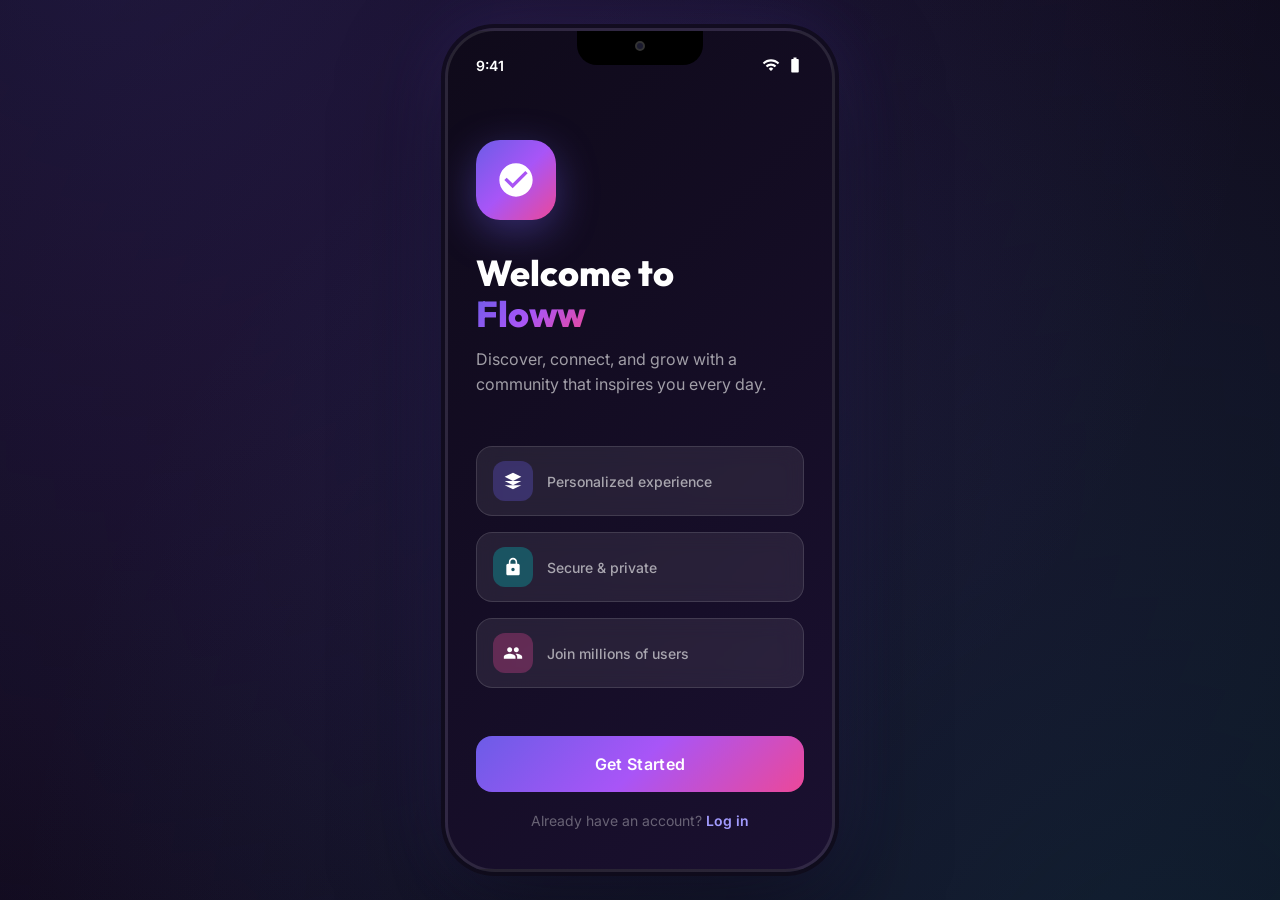
<file: index.html>
<!DOCTYPE html>
<html lang="en">
<head>
  <meta charset="UTF-8">
  <meta name="viewport" content="width=device-width, initial-scale=1.0">
  <title>Floww — Signup</title>
  <meta name="description" content="Join Floww — Your personalized experience starts here.">
  <link rel="stylesheet" href="index.css">
</head>
<body>
<div class="phone-frame">
  <div class="phone-notch"></div>
  <div class="status-bar">
    <span>9:41</span>
    <div class="status-bar-right">
      <svg viewBox="0 0 24 24"><path d="M1 9l2 2c4.97-4.97 13.03-4.97 18 0l2-2C16.93 2.93 7.08 2.93 1 9zm8 8l3 3 3-3a4.237 4.237 0 00-6 0zm-4-4l2 2a7.074 7.074 0 0110 0l2-2C15.14 9.14 8.87 9.14 5 13z"/></svg>
      <svg viewBox="0 0 24 24"><path d="M15.67 4H14V2h-4v2H8.33C7.6 4 7 4.6 7 5.33v15.33C7 21.4 7.6 22 8.33 22h7.33c.74 0 1.34-.6 1.34-1.33V5.33C17 4.6 16.4 4 15.67 4z"/></svg>
    </div>
  </div>
  <div class="screens-container">

    <!-- Screen 0: Welcome -->
    <div class="screen" id="screen-welcome">
      <div class="spacer"></div>
      <div class="welcome-logo"><svg viewBox="0 0 24 24"><path d="M12 2C6.48 2 2 6.48 2 12s4.48 10 10 10 10-4.48 10-10S17.52 2 12 2zm-2 15l-5-5 1.41-1.41L10 14.17l7.59-7.59L19 8l-9 9z"/></svg></div>
      <h1 class="welcome-title">Welcome to<br><span>Floww</span></h1>
      <p class="welcome-subtitle">Discover, connect, and grow with a community that inspires you every day.</p>
      <div class="welcome-features">
        <div class="feature-item"><div class="feature-icon purple"><svg viewBox="0 0 24 24"><path d="M12 2L2 7l10 5 10-5-10-5zM2 17l10 5 10-5M2 12l10 5 10-5"/></svg></div><span class="feature-text">Personalized experience</span></div>
        <div class="feature-item"><div class="feature-icon teal"><svg viewBox="0 0 24 24"><path d="M18 8h-1V6c0-2.76-2.24-5-5-5S7 3.24 7 6v2H6c-1.1 0-2 .9-2 2v10c0 1.1.9 2 2 2h12c1.1 0 2-.9 2-2V10c0-1.1-.9-2-2-2zm-6 9c-1.1 0-2-.9-2-2s.9-2 2-2 2 .9 2 2-.9 2-2 2zm3.1-9H8.9V6c0-1.71 1.39-3.1 3.1-3.1 1.71 0 3.1 1.39 3.1 3.1v2z"/></svg></div><span class="feature-text">Secure & private</span></div>
        <div class="feature-item"><div class="feature-icon pink"><svg viewBox="0 0 24 24"><path d="M16 11c1.66 0 2.99-1.34 2.99-3S17.66 5 16 5c-1.66 0-3 1.34-3 3s1.34 3 3 3zm-8 0c1.66 0 2.99-1.34 2.99-3S9.66 5 8 5C6.34 5 5 6.34 5 8s1.34 3 3 3zm0 2c-2.33 0-7 1.17-7 3.5V19h14v-2.5c0-2.33-4.67-3.5-7-3.5zm8 0c-.29 0-.62.02-.97.05 1.16.84 1.97 1.97 1.97 3.45V19h6v-2.5c0-2.33-4.67-3.5-7-3.5z"/></svg></div><span class="feature-text">Join millions of users</span></div>
      </div>
      <button class="btn-primary" onclick="goToScreen(1)"><span class="btn-text">Get Started</span><div class="btn-loader"></div></button>
      <p class="login-link">Already have an account? <a onclick="goToScreen(1)">Log in</a></p>
    </div>

    <!-- Screen 1: Signup Options -->
    <div class="screen" id="screen-options">
      <button class="back-btn" onclick="goBack()"><svg viewBox="0 0 24 24" fill="currentColor"><path d="M20 11H7.83l5.59-5.59L12 4l-8 8 8 8 1.41-1.41L7.83 13H20v-2z"/></svg>Back</button>
      <h2 class="screen-title">Create your account</h2>
      <p class="screen-subtitle">Choose how you'd like to sign up. It only takes a minute.</p>
      <button class="btn-social" onclick="continueWithGoogle()">
        <svg viewBox="0 0 24 24"><path d="M22.56 12.25c0-.78-.07-1.53-.2-2.25H12v4.26h5.92a5.06 5.06 0 01-2.2 3.32v2.77h3.57c2.08-1.92 3.28-4.74 3.28-8.1z" fill="#4285F4"/><path d="M12 23c2.97 0 5.46-.98 7.28-2.66l-3.57-2.77c-.98.66-2.23 1.06-3.71 1.06-2.86 0-5.29-1.93-6.16-4.53H2.18v2.84C3.99 20.53 7.7 23 12 23z" fill="#34A853"/><path d="M5.84 14.09c-.22-.66-.35-1.36-.35-2.09s.13-1.43.35-2.09V7.07H2.18C1.43 8.55 1 10.22 1 12s.43 3.45 1.18 4.93l2.85-2.22.81-.62z" fill="#FBBC05"/><path d="M12 5.38c1.62 0 3.06.56 4.21 1.64l3.15-3.15C17.45 2.09 14.97 1 12 1 7.7 1 3.99 3.47 2.18 7.07l3.66 2.84c.87-2.6 3.3-4.53 6.16-4.53z" fill="#EA4335"/></svg>
        <span class="btn-text">Continue with Google</span><div class="btn-loader"></div>
      </button>
      <button class="btn-social" onclick="continueWithApple()">
        <svg viewBox="0 0 24 24" fill="white"><path d="M17.05 20.28c-.98.95-2.05.88-3.08.4-1.09-.5-2.08-.48-3.24 0-1.44.62-2.2.44-3.06-.4C2.79 15.25 3.51 7.59 9.05 7.31c1.35.07 2.29.74 3.08.8 1.18-.24 2.31-.93 3.57-.84 1.51.12 2.65.72 3.4 1.8-3.12 1.87-2.38 5.98.48 7.13-.57 1.5-1.31 2.99-2.54 4.09zM12.03 7.25c-.15-2.23 1.66-4.07 3.74-4.25.29 2.58-2.34 4.5-3.74 4.25z"/></svg>
        <span class="btn-text">Continue with Apple</span><div class="btn-loader"></div>
      </button>
      <div class="divider">or</div>
      <button class="btn-primary" onclick="continueWithEmail()"><span class="btn-text">Sign up with Email</span><div class="btn-loader"></div></button>
      <p class="login-link">Already have an account? <a onclick="goToScreen(0)">Log in</a></p>
    </div>

    <!-- Screen 2: Name & Email -->
    <div class="screen" id="screen-step2">
      <button class="back-btn" onclick="goBack()"><svg viewBox="0 0 24 24" fill="currentColor"><path d="M20 11H7.83l5.59-5.59L12 4l-8 8 8 8 1.41-1.41L7.83 13H20v-2z"/></svg>Back</button>
      <div class="progress-bar"><div class="progress-step"><div class="fill"></div></div><div class="progress-step"><div class="fill"></div></div><div class="progress-step"><div class="fill"></div></div></div>
      <h2 class="screen-title">What's your name?</h2>
      <p class="screen-subtitle">Let's get to know you. We'll personalize your experience.</p>
      <div class="form-group">
        <label class="form-label" for="firstName">First Name</label>
        <div class="input-wrapper">
          <svg class="input-icon" viewBox="0 0 24 24"><path d="M12 12c2.21 0 4-1.79 4-4s-1.79-4-4-4-4 1.79-4 4 1.79 4 4 4zm0 2c-2.67 0-8 1.34-8 4v2h16v-2c0-2.66-5.33-4-8-4z"/></svg>
          <input class="form-input" type="text" id="firstName" placeholder="John" autocomplete="given-name">
        </div>
        <div class="error-message" id="err-fn"><svg viewBox="0 0 24 24"><path d="M12 2C6.48 2 2 6.48 2 12s4.48 10 10 10 10-4.48 10-10S17.52 2 12 2zm1 15h-2v-2h2v2zm0-4h-2V7h2v6z"/></svg><span></span></div>
      </div>
      <div class="form-group">
        <label class="form-label" for="lastName">Last Name</label>
        <div class="input-wrapper">
          <svg class="input-icon" viewBox="0 0 24 24"><path d="M12 12c2.21 0 4-1.79 4-4s-1.79-4-4-4-4 1.79-4 4 1.79 4 4 4zm0 2c-2.67 0-8 1.34-8 4v2h16v-2c0-2.66-5.33-4-8-4z"/></svg>
          <input class="form-input" type="text" id="lastName" placeholder="Doe" autocomplete="family-name">
        </div>
        <div class="error-message" id="err-ln"><svg viewBox="0 0 24 24"><path d="M12 2C6.48 2 2 6.48 2 12s4.48 10 10 10 10-4.48 10-10S17.52 2 12 2zm1 15h-2v-2h2v2zm0-4h-2V7h2v6z"/></svg><span></span></div>
      </div>
      <div class="form-group">
        <label class="form-label" for="email">Email Address</label>
        <div class="input-wrapper">
          <svg class="input-icon" viewBox="0 0 24 24"><path d="M20 4H4c-1.1 0-1.99.9-1.99 2L2 18c0 1.1.9 2 2 2h16c1.1 0 2-.9 2-2V6c0-1.1-.9-2-2-2zm0 4l-8 5-8-5V6l8 5 8-5v2z"/></svg>
          <input class="form-input" type="email" id="email" placeholder="john@example.com" autocomplete="email">
        </div>
        <div class="error-message" id="err-email"><svg viewBox="0 0 24 24"><path d="M12 2C6.48 2 2 6.48 2 12s4.48 10 10 10 10-4.48 10-10S17.52 2 12 2zm1 15h-2v-2h2v2zm0-4h-2V7h2v6z"/></svg><span></span></div>
      </div>
      <div class="spacer"></div>
      <button class="btn-primary" id="btn-step2" onclick="validateStep2()"><span class="btn-text">Continue</span><div class="btn-loader"></div></button>
    </div>

    <!-- Screen 3: Password -->
    <div class="screen" id="screen-step3">
      <button class="back-btn" onclick="goBack()"><svg viewBox="0 0 24 24" fill="currentColor"><path d="M20 11H7.83l5.59-5.59L12 4l-8 8 8 8 1.41-1.41L7.83 13H20v-2z"/></svg>Back</button>
      <div class="progress-bar"><div class="progress-step"><div class="fill"></div></div><div class="progress-step"><div class="fill"></div></div><div class="progress-step"><div class="fill"></div></div></div>
      <h2 class="screen-title">Secure your account</h2>
      <p class="screen-subtitle">Create a strong password to keep your account safe.</p>
      <div class="form-group">
        <label class="form-label" for="password">Password</label>
        <div class="input-wrapper">
          <svg class="input-icon" viewBox="0 0 24 24"><path d="M18 8h-1V6c0-2.76-2.24-5-5-5S7 3.24 7 6v2H6c-1.1 0-2 .9-2 2v10c0 1.1.9 2 2 2h12c1.1 0 2-.9 2-2V10c0-1.1-.9-2-2-2zm-6 9c-1.1 0-2-.9-2-2s.9-2 2-2 2 .9 2 2-.9 2-2 2zm3.1-9H8.9V6c0-1.71 1.39-3.1 3.1-3.1 1.71 0 3.1 1.39 3.1 3.1v2z"/></svg>
          <input class="form-input" type="password" id="password" placeholder="Min. 8 characters" autocomplete="new-password">
          <button class="toggle-password" type="button" onclick="togglePassword('password')"><svg viewBox="0 0 24 24"><path d="M12 4.5C7 4.5 2.73 7.61 1 12c1.73 4.39 6 7.5 11 7.5s9.27-3.11 11-7.5c-1.73-4.39-6-7.5-11-7.5zM12 17c-2.76 0-5-2.24-5-5s2.24-5 5-5 5 2.24 5 5-2.24 5-5 5zm0-8c-1.66 0-3 1.34-3 3s1.34 3 3 3 3-1.34 3-3-1.34-3-3-3z"/></svg></button>
        </div>
        <div class="password-strength"><div class="strength-bar"></div><div class="strength-bar"></div><div class="strength-bar"></div><div class="strength-bar"></div></div>
        <div class="strength-label" id="strength-label"></div>
        <div class="error-message" id="err-pw"><svg viewBox="0 0 24 24"><path d="M12 2C6.48 2 2 6.48 2 12s4.48 10 10 10 10-4.48 10-10S17.52 2 12 2zm1 15h-2v-2h2v2zm0-4h-2V7h2v6z"/></svg><span></span></div>
      </div>
      <div class="form-group">
        <label class="form-label" for="confirmPassword">Confirm Password</label>
        <div class="input-wrapper">
          <svg class="input-icon" viewBox="0 0 24 24"><path d="M18 8h-1V6c0-2.76-2.24-5-5-5S7 3.24 7 6v2H6c-1.1 0-2 .9-2 2v10c0 1.1.9 2 2 2h12c1.1 0 2-.9 2-2V10c0-1.1-.9-2-2-2zm-6 9c-1.1 0-2-.9-2-2s.9-2 2-2 2 .9 2 2-.9 2-2 2zm3.1-9H8.9V6c0-1.71 1.39-3.1 3.1-3.1 1.71 0 3.1 1.39 3.1 3.1v2z"/></svg>
          <input class="form-input" type="password" id="confirmPassword" placeholder="Re-enter password" autocomplete="new-password">
          <button class="toggle-password" type="button" onclick="togglePassword('confirmPassword')"><svg viewBox="0 0 24 24"><path d="M12 4.5C7 4.5 2.73 7.61 1 12c1.73 4.39 6 7.5 11 7.5s9.27-3.11 11-7.5c-1.73-4.39-6-7.5-11-7.5zM12 17c-2.76 0-5-2.24-5-5s2.24-5 5-5 5 2.24 5 5-2.24 5-5 5zm0-8c-1.66 0-3 1.34-3 3s1.34 3 3 3 3-1.34 3-3-1.34-3-3-3z"/></svg></button>
        </div>
        <div class="error-message" id="err-cpw"><svg viewBox="0 0 24 24"><path d="M12 2C6.48 2 2 6.48 2 12s4.48 10 10 10 10-4.48 10-10S17.52 2 12 2zm1 15h-2v-2h2v2zm0-4h-2V7h2v6z"/></svg><span></span></div>
      </div>
      <label class="terms-check"><input type="checkbox" id="termsCheck"><span>I agree to the <a href="#">Terms of Service</a> and <a href="#">Privacy Policy</a></span></label>
      <div class="error-message" id="err-terms" style="margin-top:-10px;margin-bottom:10px"><svg viewBox="0 0 24 24"><path d="M12 2C6.48 2 2 6.48 2 12s4.48 10 10 10 10-4.48 10-10S17.52 2 12 2zm1 15h-2v-2h2v2zm0-4h-2V7h2v6z"/></svg><span></span></div>
      <div class="spacer"></div>
      <button class="btn-primary" id="btn-step3" onclick="validateStep3()"><span class="btn-text">Create Account</span><div class="btn-loader"></div></button>
    </div>

    <!-- Screen 4: OTP Verification -->
    <div class="screen" id="screen-otp">
      <button class="back-btn" onclick="goBack()"><svg viewBox="0 0 24 24" fill="currentColor"><path d="M20 11H7.83l5.59-5.59L12 4l-8 8 8 8 1.41-1.41L7.83 13H20v-2z"/></svg>Back</button>
      <div class="progress-bar"><div class="progress-step"><div class="fill"></div></div><div class="progress-step"><div class="fill"></div></div><div class="progress-step"><div class="fill"></div></div></div>
      <h2 class="screen-title">Verify your email</h2>
      <p class="screen-subtitle">We've sent a 6-digit code to your email. Enter it below to verify.</p>
      <div class="otp-container">
        <input class="otp-input" type="text" inputmode="numeric" maxlength="1" oninput="handleOtpInput(this,0)" onkeydown="handleOtpKeydown(event,0)" onpaste="handleOtpPaste(event)" aria-label="OTP digit 1">
        <input class="otp-input" type="text" inputmode="numeric" maxlength="1" oninput="handleOtpInput(this,1)" onkeydown="handleOtpKeydown(event,1)" aria-label="OTP digit 2">
        <input class="otp-input" type="text" inputmode="numeric" maxlength="1" oninput="handleOtpInput(this,2)" onkeydown="handleOtpKeydown(event,2)" aria-label="OTP digit 3">
        <input class="otp-input" type="text" inputmode="numeric" maxlength="1" oninput="handleOtpInput(this,3)" onkeydown="handleOtpKeydown(event,3)" aria-label="OTP digit 4">
        <input class="otp-input" type="text" inputmode="numeric" maxlength="1" oninput="handleOtpInput(this,4)" onkeydown="handleOtpKeydown(event,4)" aria-label="OTP digit 5">
        <input class="otp-input" type="text" inputmode="numeric" maxlength="1" oninput="handleOtpInput(this,5)" onkeydown="handleOtpKeydown(event,5)" aria-label="OTP digit 6">
      </div>
      <div class="resend-timer" id="otp-timer">Resend code in <strong>30s</strong></div>
      <div class="spacer"></div>
      <button class="btn-primary" id="btn-verify" onclick="verifyOtp()" disabled><span class="btn-text">Verify & Continue</span><div class="btn-loader"></div></button>
    </div>

    <!-- Screen 5: Success -->
    <div class="screen" id="screen-success">
      <div class="confetti-container" id="confetti-container"></div>
      <div class="success-container">
        <div class="success-circle"><svg viewBox="0 0 24 24"><path d="M9 16.17L4.83 12l-1.42 1.41L9 19 21 7l-1.41-1.41z"/></svg></div>
        <h2 class="success-title">You're all set! 🎉</h2>
        <p class="success-msg">Your account has been created successfully. Welcome to Floww — let's explore together.</p>
        <button class="btn-primary" onclick="goToScreen(6)"><span class="btn-text">Personalize My Feed</span><div class="btn-loader"></div></button>
      </div>
    </div>

    <!-- Screen 6: Interests / Personalization -->
    <div class="screen" id="screen-interests">
      <button class="back-btn" onclick="goBack()"><svg viewBox="0 0 24 24" fill="currentColor"><path d="M20 11H7.83l5.59-5.59L12 4l-8 8 8 8 1.41-1.41L7.83 13H20v-2z"/></svg>Back</button>
      <h2 class="screen-title">Pick your interests</h2>
      <p class="screen-subtitle">Select at least 3 topics to personalize your feed. <span id="interest-count">0 selected</span></p>
      <div class="interests-grid">
        <div class="interest-tag" data-tag="Technology" onclick="toggleInterest(this)">💻 Technology</div>
        <div class="interest-tag" data-tag="Design" onclick="toggleInterest(this)">🎨 Design</div>
        <div class="interest-tag" data-tag="Travel" onclick="toggleInterest(this)">✈️ Travel</div>
        <div class="interest-tag" data-tag="Music" onclick="toggleInterest(this)">🎵 Music</div>
        <div class="interest-tag" data-tag="Photography" onclick="toggleInterest(this)">📷 Photography</div>
        <div class="interest-tag" data-tag="Fitness" onclick="toggleInterest(this)">💪 Fitness</div>
        <div class="interest-tag" data-tag="Food" onclick="toggleInterest(this)">🍕 Food</div>
        <div class="interest-tag" data-tag="Gaming" onclick="toggleInterest(this)">🎮 Gaming</div>
        <div class="interest-tag" data-tag="Art" onclick="toggleInterest(this)">🖼️ Art</div>
        <div class="interest-tag" data-tag="Science" onclick="toggleInterest(this)">🔬 Science</div>
        <div class="interest-tag" data-tag="Fashion" onclick="toggleInterest(this)">👗 Fashion</div>
        <div class="interest-tag" data-tag="Movies" onclick="toggleInterest(this)">🎬 Movies</div>
        <div class="interest-tag" data-tag="Books" onclick="toggleInterest(this)">📚 Books</div>
        <div class="interest-tag" data-tag="Nature" onclick="toggleInterest(this)">🌿 Nature</div>
        <div class="interest-tag" data-tag="Sports" onclick="toggleInterest(this)">⚽ Sports</div>
        <div class="interest-tag" data-tag="Business" onclick="toggleInterest(this)">💼 Business</div>
      </div>
      <div class="spacer"></div>
      <button class="btn-primary" id="btn-interests" disabled onclick="alert('🎉 Onboarding Complete! Your personalized feed is ready.')"><span class="btn-text">Let's Go!</span><div class="btn-loader"></div></button>
    </div>

  </div>
</div>
<script src="app.js"></script>
</body>
</html>
</file>
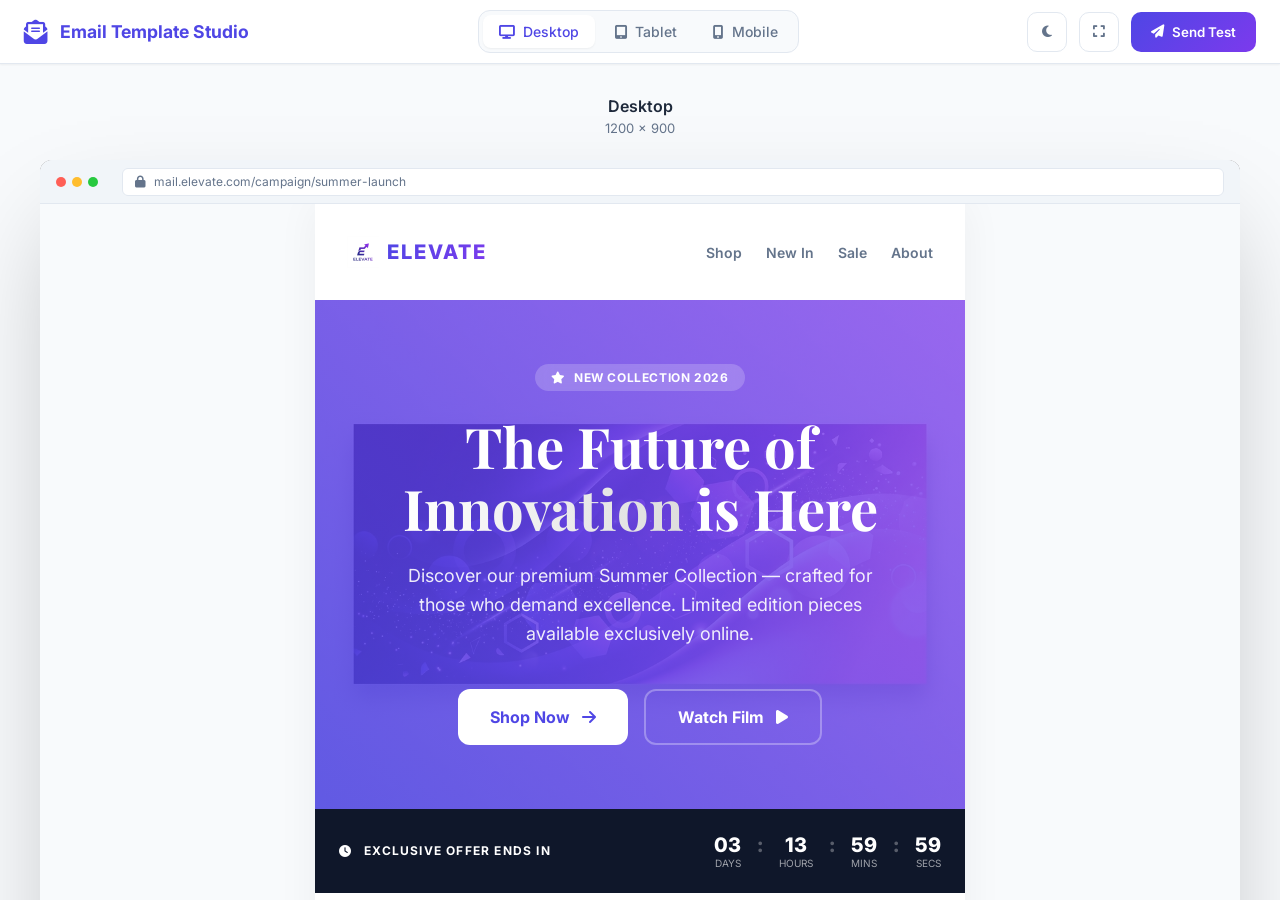
<file: UI task 2/index.html>
<!DOCTYPE html>
<html lang="en">
<head>
    <meta charset="UTF-8">
    <meta name="viewport" content="width=device-width, initial-scale=1.0">
    <title>Elevate — Responsive Email Template Preview</title>
    <meta name="description" content="Professional responsive email template UI for marketing and promotional campaigns with multi-device preview.">
    <link rel="preconnect" href="https://fonts.googleapis.com">
    <link rel="preconnect" href="https://fonts.gstatic.com" crossorigin>
    <link href="https://fonts.googleapis.com/css2?family=Inter:wght@300;400;500;600;700;800;900&family=Playfair+Display:wght@600;700;800&display=swap" rel="stylesheet">
    <link rel="stylesheet" href="https://cdnjs.cloudflare.com/ajax/libs/font-awesome/6.5.1/css/all.min.css">
    <link rel="stylesheet" href="index.css">
</head>
<body>

    <!-- ═══════════════════════════════════════════ -->
    <!-- TOP TOOLBAR — Device Preview Controls       -->
    <!-- ═══════════════════════════════════════════ -->
    <header class="toolbar" id="toolbar">
        <div class="toolbar__left">
            <div class="toolbar__brand">
                <i class="fa-solid fa-envelope-open-text"></i>
                <span>Email Template Studio</span>
            </div>
        </div>

        <nav class="toolbar__center" id="deviceSwitcher">
            <button class="device-btn active" data-device="desktop" id="btn-desktop" title="Desktop Preview">
                <i class="fa-solid fa-display"></i>
                <span>Desktop</span>
            </button>
            <button class="device-btn" data-device="tablet" id="btn-tablet" title="Tablet Preview">
                <i class="fa-solid fa-tablet-screen-button"></i>
                <span>Tablet</span>
            </button>
            <button class="device-btn" data-device="mobile" id="btn-mobile" title="Mobile Preview">
                <i class="fa-solid fa-mobile-screen-button"></i>
                <span>Mobile</span>
            </button>
        </nav>

        <div class="toolbar__right">
            <button class="toolbar-action" id="btn-dark-mode" title="Toggle Dark Mode">
                <i class="fa-solid fa-moon"></i>
            </button>
            <button class="toolbar-action" id="btn-fullscreen" title="Fullscreen Preview">
                <i class="fa-solid fa-expand"></i>
            </button>
            <button class="toolbar-action cta-send" id="btn-send" title="Send Test Email">
                <i class="fa-solid fa-paper-plane"></i>
                <span>Send Test</span>
            </button>
        </div>
    </header>

    <!-- ═══════════════════════════════════════════ -->
    <!-- DEVICE FRAME WRAPPER                        -->
    <!-- ═══════════════════════════════════════════ -->
    <main class="preview-area" id="previewArea">
        <div class="device-info" id="deviceInfo">
            <span class="device-info__label">Desktop</span>
            <span class="device-info__size">1200 × 900</span>
        </div>

        <div class="device-frame desktop" id="deviceFrame">
            <div class="device-frame__bezel" id="deviceBezel">
                <!-- Browser chrome for desktop -->
                <div class="browser-chrome" id="browserChrome">
                    <div class="browser-dots">
                        <span class="dot dot--red"></span>
                        <span class="dot dot--yellow"></span>
                        <span class="dot dot--green"></span>
                    </div>
                    <div class="browser-url">
                        <i class="fa-solid fa-lock"></i>
                        <span>mail.elevate.com/campaign/summer-launch</span>
                    </div>
                </div>

                <!-- ═══════════════════════════════════════════ -->
                <!-- EMAIL CONTENT STARTS HERE                   -->
                <!-- ═══════════════════════════════════════════ -->
                <div class="email-viewport" id="emailViewport">
                    <div class="email-container" id="emailContainer">

                        <!-- PREHEADER (hidden text for email clients) -->
                        <div class="email-preheader">
                            🚀 Summer Collection 2026 — Exclusive 40% Off for Early Adopters!
                        </div>

                        <!-- ─── EMAIL HEADER ─── -->
                        <header class="email-header" id="emailHeader">
                            <div class="email-header__inner">
                                <div class="email-logo">
                                    <img src="assets/logo.png" alt="Elevate Logo" class="email-logo__img" id="logoImg">
                                    <span class="email-logo__text">ELEVATE</span>
                                </div>
                                <nav class="email-nav">
                                    <a href="#" class="email-nav__link">Shop</a>
                                    <a href="#" class="email-nav__link">New In</a>
                                    <a href="#" class="email-nav__link">Sale</a>
                                    <a href="#" class="email-nav__link">About</a>
                                </nav>
                            </div>
                        </header>

                        <!-- ─── HERO BANNER ─── -->
                        <section class="email-hero" id="emailHero">
                            <img src="assets/hero-banner.png" alt="Summer Launch Campaign" class="email-hero__bg">
                            <div class="email-hero__overlay"></div>
                            <div class="email-hero__content">
                                <span class="email-hero__badge">
                                    <i class="fa-solid fa-star"></i> NEW COLLECTION 2026
                                </span>
                                <h1 class="email-hero__headline">
                                    The Future of<br>
                                    <span class="gradient-text">Innovation</span> is Here
                                </h1>
                                <p class="email-hero__subheading">
                                    Discover our premium Summer Collection — crafted for those who demand excellence. Limited edition pieces available exclusively online.
                                </p>
                                <div class="email-hero__actions">
                                    <a href="#" class="btn btn--primary" id="heroCta">
                                        Shop Now
                                        <i class="fa-solid fa-arrow-right"></i>
                                    </a>
                                    <a href="#" class="btn btn--ghost">
                                        Watch Film
                                        <i class="fa-solid fa-play"></i>
                                    </a>
                                </div>
                            </div>
                        </section>

                        <!-- ─── COUNTDOWN BANNER ─── -->
                        <section class="email-countdown" id="emailCountdown">
                            <div class="email-countdown__inner">
                                <div class="email-countdown__text">
                                    <i class="fa-solid fa-clock"></i>
                                    <span>EXCLUSIVE OFFER ENDS IN</span>
                                </div>
                                <div class="countdown-timer" id="countdownTimer">
                                    <div class="countdown-block">
                                        <span class="countdown-value" id="countDays">03</span>
                                        <span class="countdown-label">Days</span>
                                    </div>
                                    <span class="countdown-sep">:</span>
                                    <div class="countdown-block">
                                        <span class="countdown-value" id="countHours">14</span>
                                        <span class="countdown-label">Hours</span>
                                    </div>
                                    <span class="countdown-sep">:</span>
                                    <div class="countdown-block">
                                        <span class="countdown-value" id="countMinutes">27</span>
                                        <span class="countdown-label">Mins</span>
                                    </div>
                                    <span class="countdown-sep">:</span>
                                    <div class="countdown-block">
                                        <span class="countdown-value" id="countSeconds">45</span>
                                        <span class="countdown-label">Secs</span>
                                    </div>
                                </div>
                            </div>
                        </section>

                        <!-- ─── PRODUCT HIGHLIGHTS ─── -->
                        <section class="email-products" id="emailProducts">
                            <div class="section-header">
                                <span class="section-tag">CURATED FOR YOU</span>
                                <h2 class="section-title">Featured Products</h2>
                                <p class="section-subtitle">Handpicked pieces from our Summer 2026 collection</p>
                            </div>

                            <div class="product-grid">
                                <!-- Product 1 -->
                                <div class="product-card" id="product1">
                                    <div class="product-card__badge">NEW</div>
                                    <div class="product-card__image">
                                        <div class="product-placeholder" style="background: linear-gradient(135deg, #667eea 0%, #764ba2 100%);">
                                            <i class="fa-solid fa-headphones" style="font-size: 3rem; color: white;"></i>
                                        </div>
                                    </div>
                                    <div class="product-card__info">
                                        <span class="product-card__category">Audio</span>
                                        <h3 class="product-card__name">AirWave Pro Max</h3>
                                        <div class="product-card__rating">
                                            <i class="fa-solid fa-star"></i>
                                            <i class="fa-solid fa-star"></i>
                                            <i class="fa-solid fa-star"></i>
                                            <i class="fa-solid fa-star"></i>
                                            <i class="fa-solid fa-star-half-stroke"></i>
                                            <span>4.8 (2.4k)</span>
                                        </div>
                                        <div class="product-card__pricing">
                                            <span class="price-current">$179</span>
                                            <span class="price-original">$299</span>
                                            <span class="price-discount">-40%</span>
                                        </div>
                                        <a href="#" class="btn btn--small btn--primary">Add to Cart</a>
                                    </div>
                                </div>

                                <!-- Product 2 -->
                                <div class="product-card" id="product2">
                                    <div class="product-card__badge hot">HOT</div>
                                    <div class="product-card__image">
                                        <div class="product-placeholder" style="background: linear-gradient(135deg, #f093fb 0%, #f5576c 100%);">
                                            <i class="fa-solid fa-clock" style="font-size: 3rem; color: white;"></i>
                                        </div>
                                    </div>
                                    <div class="product-card__info">
                                        <span class="product-card__category">Wearables</span>
                                        <h3 class="product-card__name">Pulse Watch Ultra</h3>
                                        <div class="product-card__rating">
                                            <i class="fa-solid fa-star"></i>
                                            <i class="fa-solid fa-star"></i>
                                            <i class="fa-solid fa-star"></i>
                                            <i class="fa-solid fa-star"></i>
                                            <i class="fa-solid fa-star"></i>
                                            <span>5.0 (1.8k)</span>
                                        </div>
                                        <div class="product-card__pricing">
                                            <span class="price-current">$249</span>
                                            <span class="price-original">$399</span>
                                            <span class="price-discount">-38%</span>
                                        </div>
                                        <a href="#" class="btn btn--small btn--primary">Add to Cart</a>
                                    </div>
                                </div>

                                <!-- Product 3 -->
                                <div class="product-card" id="product3">
                                    <div class="product-card__badge sale">SALE</div>
                                    <div class="product-card__image">
                                        <div class="product-placeholder" style="background: linear-gradient(135deg, #4facfe 0%, #00f2fe 100%);">
                                            <i class="fa-solid fa-laptop" style="font-size: 3rem; color: white;"></i>
                                        </div>
                                    </div>
                                    <div class="product-card__info">
                                        <span class="product-card__category">Accessories</span>
                                        <h3 class="product-card__name">ErgoStand Elite</h3>
                                        <div class="product-card__rating">
                                            <i class="fa-solid fa-star"></i>
                                            <i class="fa-solid fa-star"></i>
                                            <i class="fa-solid fa-star"></i>
                                            <i class="fa-solid fa-star"></i>
                                            <i class="fa-regular fa-star"></i>
                                            <span>4.2 (980)</span>
                                        </div>
                                        <div class="product-card__pricing">
                                            <span class="price-current">$89</span>
                                            <span class="price-original">$149</span>
                                            <span class="price-discount">-40%</span>
                                        </div>
                                        <a href="#" class="btn btn--small btn--primary">Add to Cart</a>
                                    </div>
                                </div>
                            </div>

                            <div style="text-align: center; margin-top: 1.5rem;">
                                <a href="#" class="btn btn--outline">View All Products <i class="fa-solid fa-arrow-right"></i></a>
                            </div>
                        </section>

                        <!-- ─── PROMO BANNER (Split Section) ─── -->
                        <section class="email-promo" id="emailPromo">
                            <div class="promo-split">
                                <div class="promo-split__content">
                                    <span class="promo-tag">MEMBER EXCLUSIVE</span>
                                    <h2 class="promo-title">Get <span class="highlight">40% OFF</span><br>Your First Order</h2>
                                    <p class="promo-desc">Join over 50,000+ members who save big on premium tech every month. Use code below at checkout.</p>
                                    <div class="promo-code" id="promoCode">
                                        <span class="promo-code__value">ELEVATE40</span>
                                        <button class="promo-code__copy" id="btnCopyCode" title="Copy Code">
                                            <i class="fa-regular fa-copy"></i>
                                        </button>
                                    </div>
                                    <a href="#" class="btn btn--primary btn--large">
                                        Claim Your Discount
                                        <i class="fa-solid fa-arrow-right"></i>
                                    </a>
                                </div>
                                <div class="promo-split__visual">
                                    <div class="promo-visual-card">
                                        <div class="promo-percent">40<span>%</span></div>
                                        <div class="promo-off">OFF</div>
                                        <div class="promo-rings">
                                            <div class="ring ring-1"></div>
                                            <div class="ring ring-2"></div>
                                            <div class="ring ring-3"></div>
                                        </div>
                                    </div>
                                </div>
                            </div>
                        </section>

                        <!-- ─── FEATURES / USP SECTION ─── -->
                        <section class="email-features" id="emailFeatures">
                            <div class="section-header">
                                <span class="section-tag">WHY CHOOSE US</span>
                                <h2 class="section-title">The Elevate Difference</h2>
                            </div>
                            <div class="features-grid">
                                <div class="feature-card">
                                    <div class="feature-icon" style="background: linear-gradient(135deg, #667eea, #764ba2);">
                                        <i class="fa-solid fa-truck-fast"></i>
                                    </div>
                                    <h3>Free Express Shipping</h3>
                                    <p>Complimentary 2-day shipping on all orders over $50. No hidden fees.</p>
                                </div>
                                <div class="feature-card">
                                    <div class="feature-icon" style="background: linear-gradient(135deg, #f093fb, #f5576c);">
                                        <i class="fa-solid fa-shield-halved"></i>
                                    </div>
                                    <h3>2-Year Warranty</h3>
                                    <p>Every product backed by our comprehensive 24-month warranty program.</p>
                                </div>
                                <div class="feature-card">
                                    <div class="feature-icon" style="background: linear-gradient(135deg, #4facfe, #00f2fe);">
                                        <i class="fa-solid fa-rotate-left"></i>
                                    </div>
                                    <h3>30-Day Returns</h3>
                                    <p>Not satisfied? Return any item within 30 days for a full refund.</p>
                                </div>
                                <div class="feature-card">
                                    <div class="feature-icon" style="background: linear-gradient(135deg, #43e97b, #38f9d7);">
                                        <i class="fa-solid fa-headset"></i>
                                    </div>
                                    <h3>24/7 Support</h3>
                                    <p>Our dedicated team is here around the clock to assist you anytime.</p>
                                </div>
                            </div>
                        </section>

                        <!-- ─── TESTIMONIAL ─── -->
                        <section class="email-testimonial" id="emailTestimonial">
                            <div class="testimonial-card">
                                <div class="testimonial-stars">
                                    <i class="fa-solid fa-star"></i>
                                    <i class="fa-solid fa-star"></i>
                                    <i class="fa-solid fa-star"></i>
                                    <i class="fa-solid fa-star"></i>
                                    <i class="fa-solid fa-star"></i>
                                </div>
                                <blockquote class="testimonial-quote">
                                    "Elevate completely transformed my workspace. The build quality is outstanding, and the design is absolutely stunning. Best purchase I've made all year!"
                                </blockquote>
                                <div class="testimonial-author">
                                    <div class="testimonial-avatar">
                                        <i class="fa-solid fa-user"></i>
                                    </div>
                                    <div class="testimonial-info">
                                        <strong>Sarah Mitchell</strong>
                                        <span>Verified Buyer • Creative Director</span>
                                    </div>
                                </div>
                            </div>
                        </section>

                        <!-- ─── SOCIAL MEDIA & APP DOWNLOAD ─── -->
                        <section class="email-social" id="emailSocial">
                            <h3>Stay Connected</h3>
                            <p>Follow us for exclusive drops, behind-the-scenes content, and community perks.</p>
                            <div class="social-icons">
                                <a href="#" class="social-icon" id="socialFacebook" title="Facebook">
                                    <i class="fa-brands fa-facebook-f"></i>
                                </a>
                                <a href="#" class="social-icon" id="socialTwitter" title="Twitter/X">
                                    <i class="fa-brands fa-x-twitter"></i>
                                </a>
                                <a href="#" class="social-icon" id="socialInstagram" title="Instagram">
                                    <i class="fa-brands fa-instagram"></i>
                                </a>
                                <a href="#" class="social-icon" id="socialLinkedin" title="LinkedIn">
                                    <i class="fa-brands fa-linkedin-in"></i>
                                </a>
                                <a href="#" class="social-icon" id="socialYoutube" title="YouTube">
                                    <i class="fa-brands fa-youtube"></i>
                                </a>
                                <a href="#" class="social-icon" id="socialTiktok" title="TikTok">
                                    <i class="fa-brands fa-tiktok"></i>
                                </a>
                            </div>
                            <div class="app-badges">
                                <a href="#" class="app-badge" id="appStore">
                                    <i class="fa-brands fa-apple"></i>
                                    <div>
                                        <small>Download on the</small>
                                        <strong>App Store</strong>
                                    </div>
                                </a>
                                <a href="#" class="app-badge" id="playStore">
                                    <i class="fa-brands fa-google-play"></i>
                                    <div>
                                        <small>Get it on</small>
                                        <strong>Google Play</strong>
                                    </div>
                                </a>
                            </div>
                        </section>

                        <!-- ─── EMAIL FOOTER ─── -->
                        <footer class="email-footer" id="emailFooter">
                            <div class="email-footer__top">
                                <div class="footer-col">
                                    <div class="email-logo email-logo--footer">
                                        <img src="assets/logo.png" alt="Elevate" class="email-logo__img">
                                        <span class="email-logo__text">ELEVATE</span>
                                    </div>
                                    <p class="footer-tagline">Premium tech for the modern lifestyle.</p>
                                </div>
                                <div class="footer-col">
                                    <h4>Quick Links</h4>
                                    <a href="#">Shop All</a>
                                    <a href="#">New Arrivals</a>
                                    <a href="#">Best Sellers</a>
                                    <a href="#">Gift Cards</a>
                                </div>
                                <div class="footer-col">
                                    <h4>Support</h4>
                                    <a href="#">Help Center</a>
                                    <a href="#">Shipping Info</a>
                                    <a href="#">Returns</a>
                                    <a href="#">Contact Us</a>
                                </div>
                                <div class="footer-col">
                                    <h4>Contact</h4>
                                    <p><i class="fa-solid fa-envelope"></i> hello@elevate.com</p>
                                    <p><i class="fa-solid fa-phone"></i> +1 (555) 123-4567</p>
                                    <p><i class="fa-solid fa-location-dot"></i> San Francisco, CA</p>
                                </div>
                            </div>

                            <div class="email-footer__divider"></div>

                            <div class="email-footer__bottom">
                                <p>© 2026 Elevate Inc. All rights reserved.</p>
                                <div class="footer-links">
                                    <a href="#">Privacy Policy</a>
                                    <a href="#">Terms of Service</a>
                                    <a href="#" class="unsubscribe-link" id="unsubscribeLink">Unsubscribe</a>
                                </div>
                                <p class="footer-disclaimer">
                                    You received this email because you subscribed to Elevate newsletter.<br>
                                    <a href="#">Update Preferences</a> · <a href="#">View in Browser</a>
                                </p>
                            </div>
                        </footer>

                    </div><!-- /.email-container -->
                </div><!-- /.email-viewport -->
            </div><!-- /.device-frame__bezel -->
        </div><!-- /.device-frame -->
    </main>

    <!-- ═══════════════════════════════════════════ -->
    <!-- TOAST NOTIFICATION                          -->
    <!-- ═══════════════════════════════════════════ -->
    <div class="toast" id="toast">
        <i class="fa-solid fa-check-circle"></i>
        <span id="toastMessage">Copied to clipboard!</span>
    </div>

    <script src="app.js"></script>
</body>
</html>
</file>
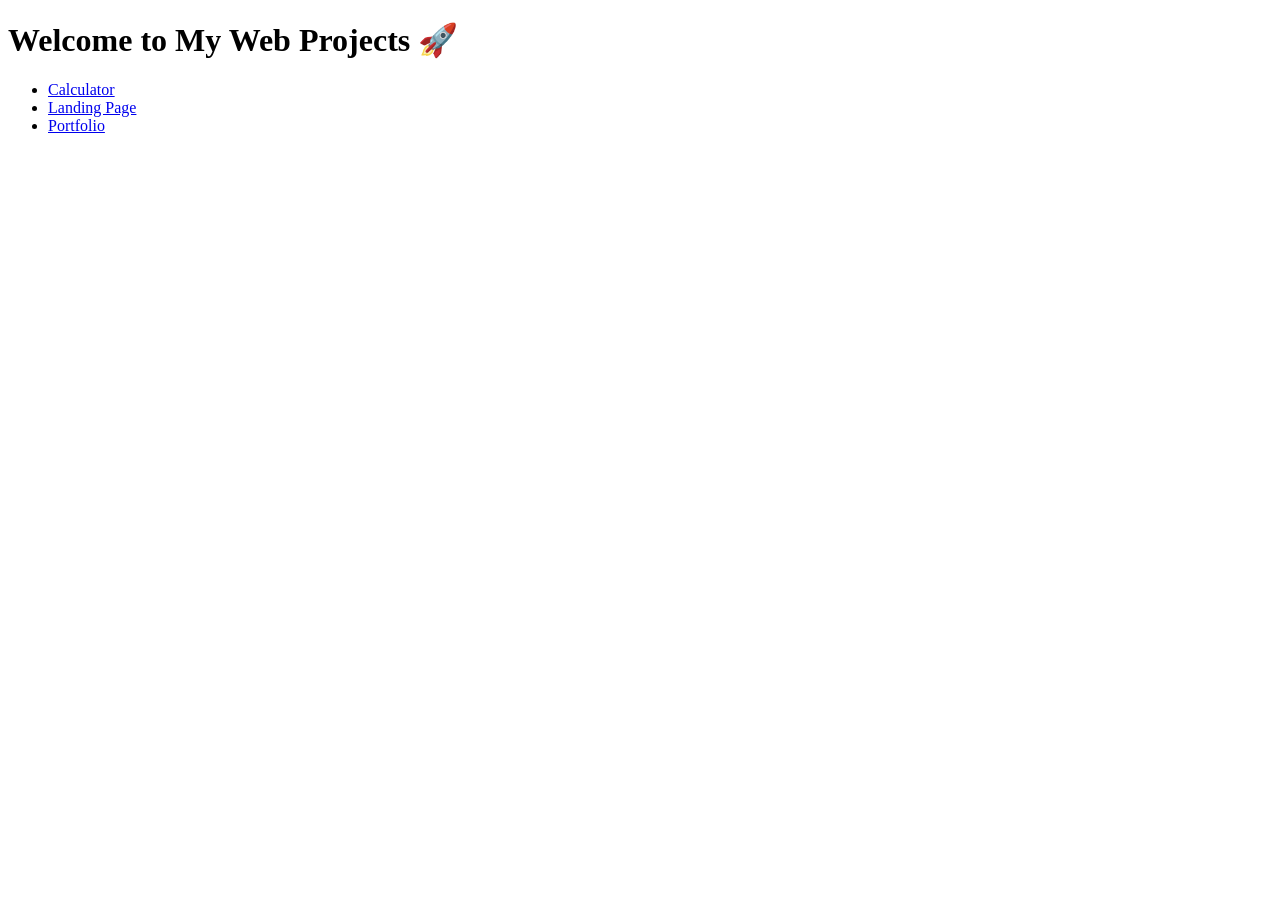
<file: web-project-level1/index.html>
<!DOCTYPE html>
<html>
<head>
    <title>My Web Projects</title>
</head>
<body>
    <h1>Welcome to My Web Projects 🚀</h1>
    <ul>
        <li><a href="calculator/index.html">Calculator</a></li>
        <li><a href="landing-page/index.html">Landing Page</a></li>
        <li><a href="portfolio/index.html">Portfolio</a></li>
    </ul>
</body>
</html>
</file>
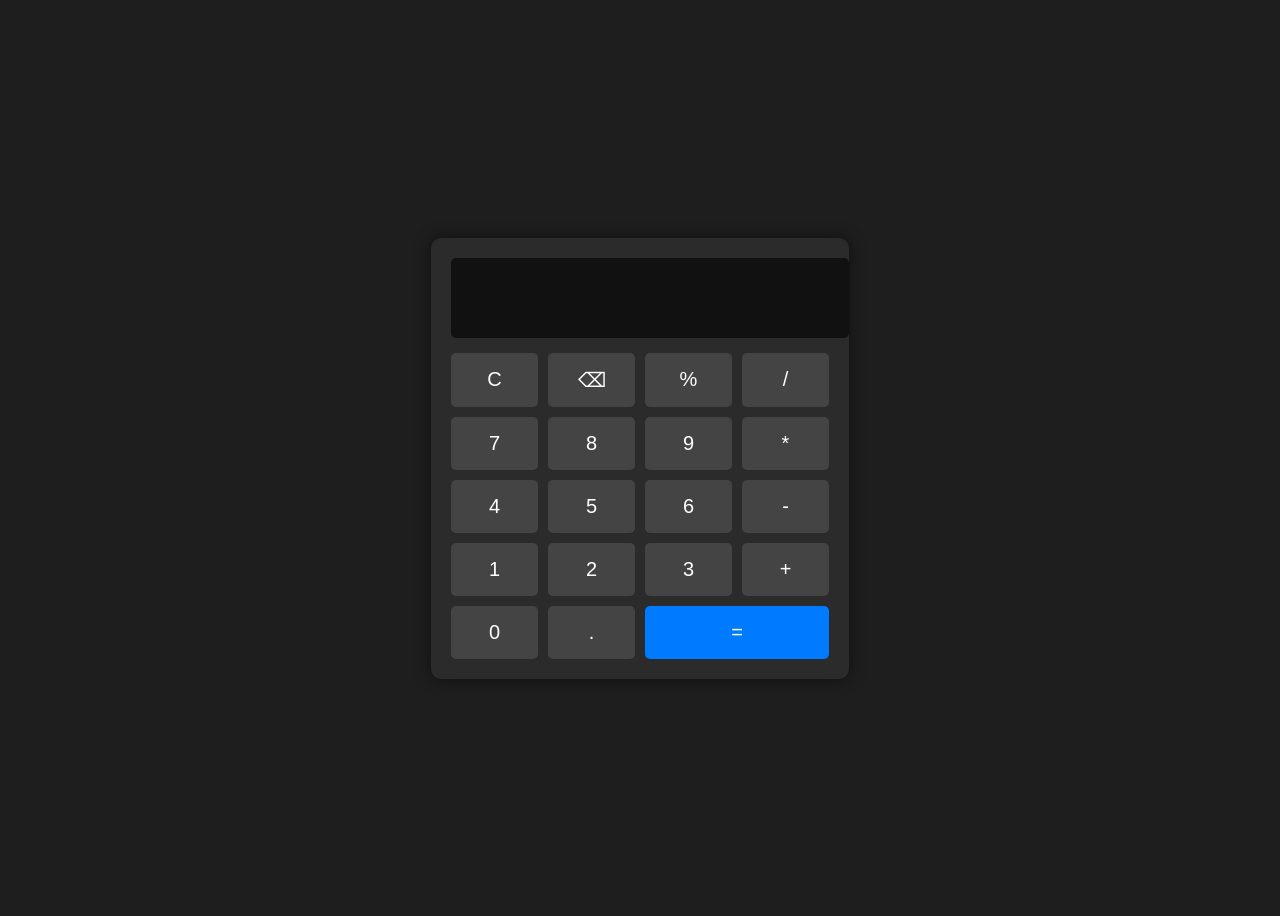
<file: web-project-level1/calculator/index.html>
<!DOCTYPE html>
<html lang="en">
<head>
    <meta charset="UTF-8">
    <meta name="viewport" content="width=device-width, initial-scale=1.0">
    <title>Calculator</title>
    <link rel="stylesheet" href="css/style.css">
</head>
<body>

    <div class="calculator">
        <input type="text" id="display" disabled>

        <div class="buttons">
            <button class="btn" onclick="clearDisplay()">C</button>
            <button class="btn" onclick="backspace()">⌫</button>
            <button class="btn" onclick="append('%')">%</button>
            <button class="btn" onclick="append('/')">/</button>

            <button class="btn" onclick="append('7')">7</button>
            <button class="btn" onclick="append('8')">8</button>
            <button class="btn" onclick="append('9')">9</button>
            <button class="btn" onclick="append('*')">*</button>

            <button class="btn" onclick="append('4')">4</button>
            <button class="btn" onclick="append('5')">5</button>
            <button class="btn" onclick="append('6')">6</button>
            <button class="btn" onclick="append('-')">-</button>

            <button class="btn" onclick="append('1')">1</button>
            <button class="btn" onclick="append('2')">2</button>
            <button class="btn" onclick="append('3')">3</button>
            <button class="btn" onclick="append('+')">+</button>

            <button class="btn" onclick="append('0')">0</button>
            <button class="btn" onclick="append('.')">.</button>
            <button class="btn equal" onclick="calculate()">=</button>
        </div>
    </div>

    <script src="js/script.js"></script>
</body>
</html>
</file>
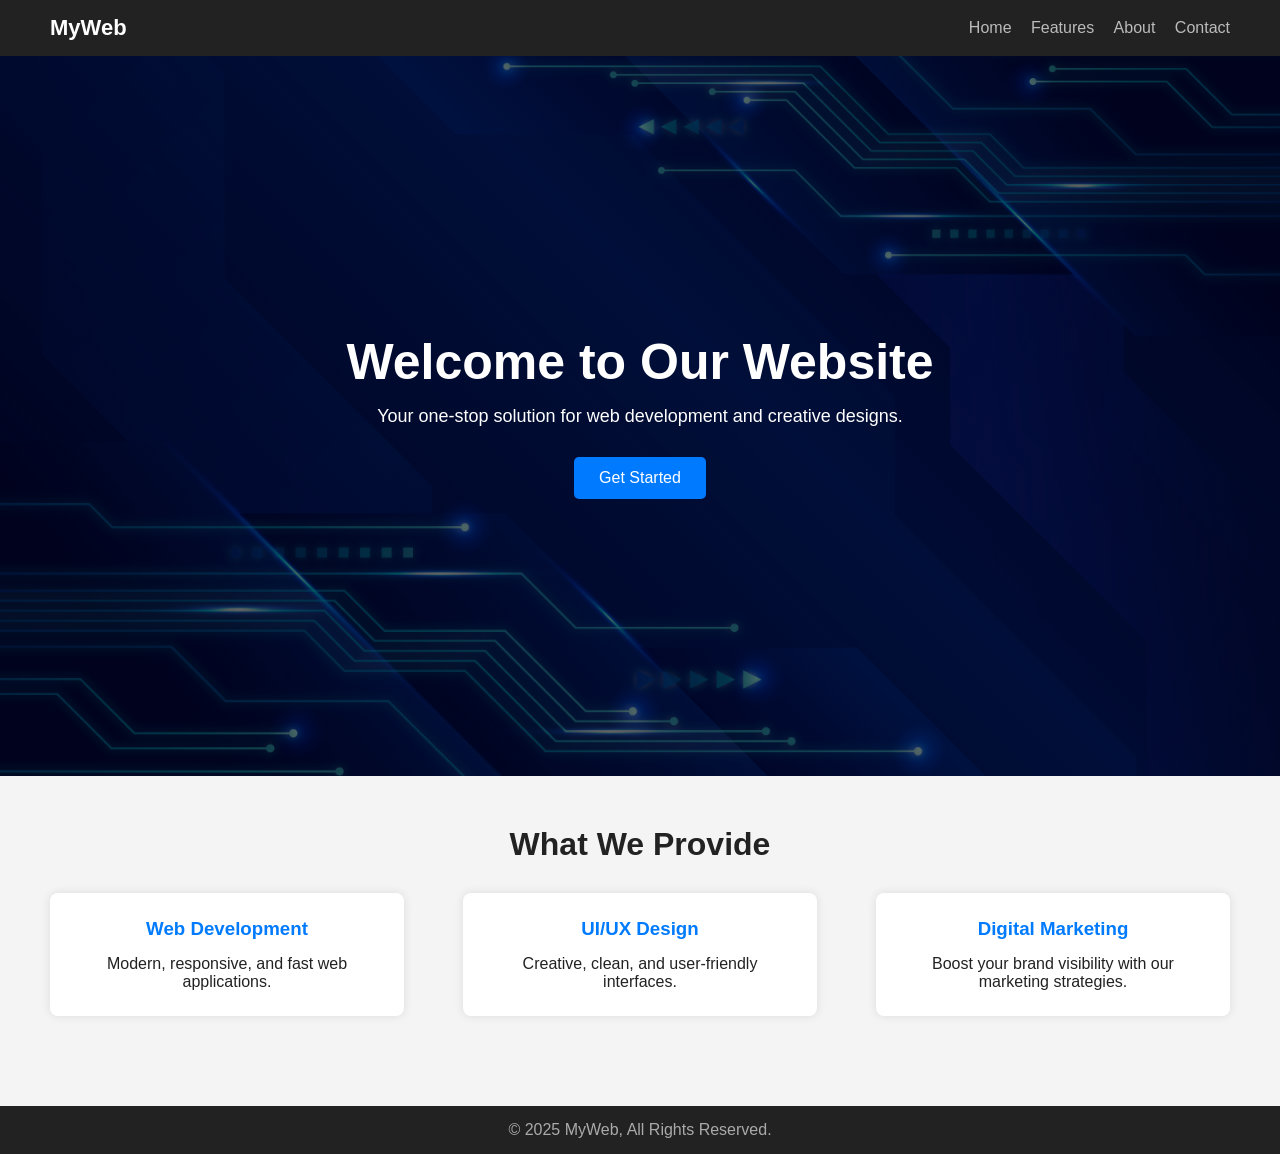
<file: web-project-level1/landing-page/index.html>
<!DOCTYPE html>
<html lang="en">
<head>
    <meta charset="UTF-8">
    <meta name="viewport" content="width=device-width, initial-scale=1.0">
    <title>Landing Page | Web Project</title>
    <link rel="stylesheet" href="css/style.css">
</head>
<body>

    <!-- NAVIGATION -->
    <header>
        <div class="logo">MyWeb</div>
        <nav>
            <a href="#">Home</a>
            <a href="#">Features</a>
            <a href="#">About</a>
            <a href="#">Contact</a>
        </nav>
    </header>

    <!-- HERO SECTION -->
    <section class="hero">
        <div class="hero-content">
            <h1>Welcome to Our Website</h1>
            <p>Your one-stop solution for web development and creative designs.</p>
            <button class="btn">Get Started</button>
        </div>
    </section>

    <!-- SERVICES -->
    <section class="services">
        <h2>What We Provide</h2>
        <div class="service-boxes">
            <div class="box">
                <h3>Web Development</h3>
                <p>Modern, responsive, and fast web applications.</p>
            </div>
            <div class="box">
                <h3>UI/UX Design</h3>
                <p>Creative, clean, and user-friendly interfaces.</p>
            </div>
            <div class="box">
                <h3>Digital Marketing</h3>
                <p>Boost your brand visibility with our marketing strategies.</p>
            </div>
        </div>
    </section>

    <!-- FOOTER -->
    <footer>
        <p>© 2025 MyWeb, All Rights Reserved.</p>
    </footer>

</body>
</html>
</file>
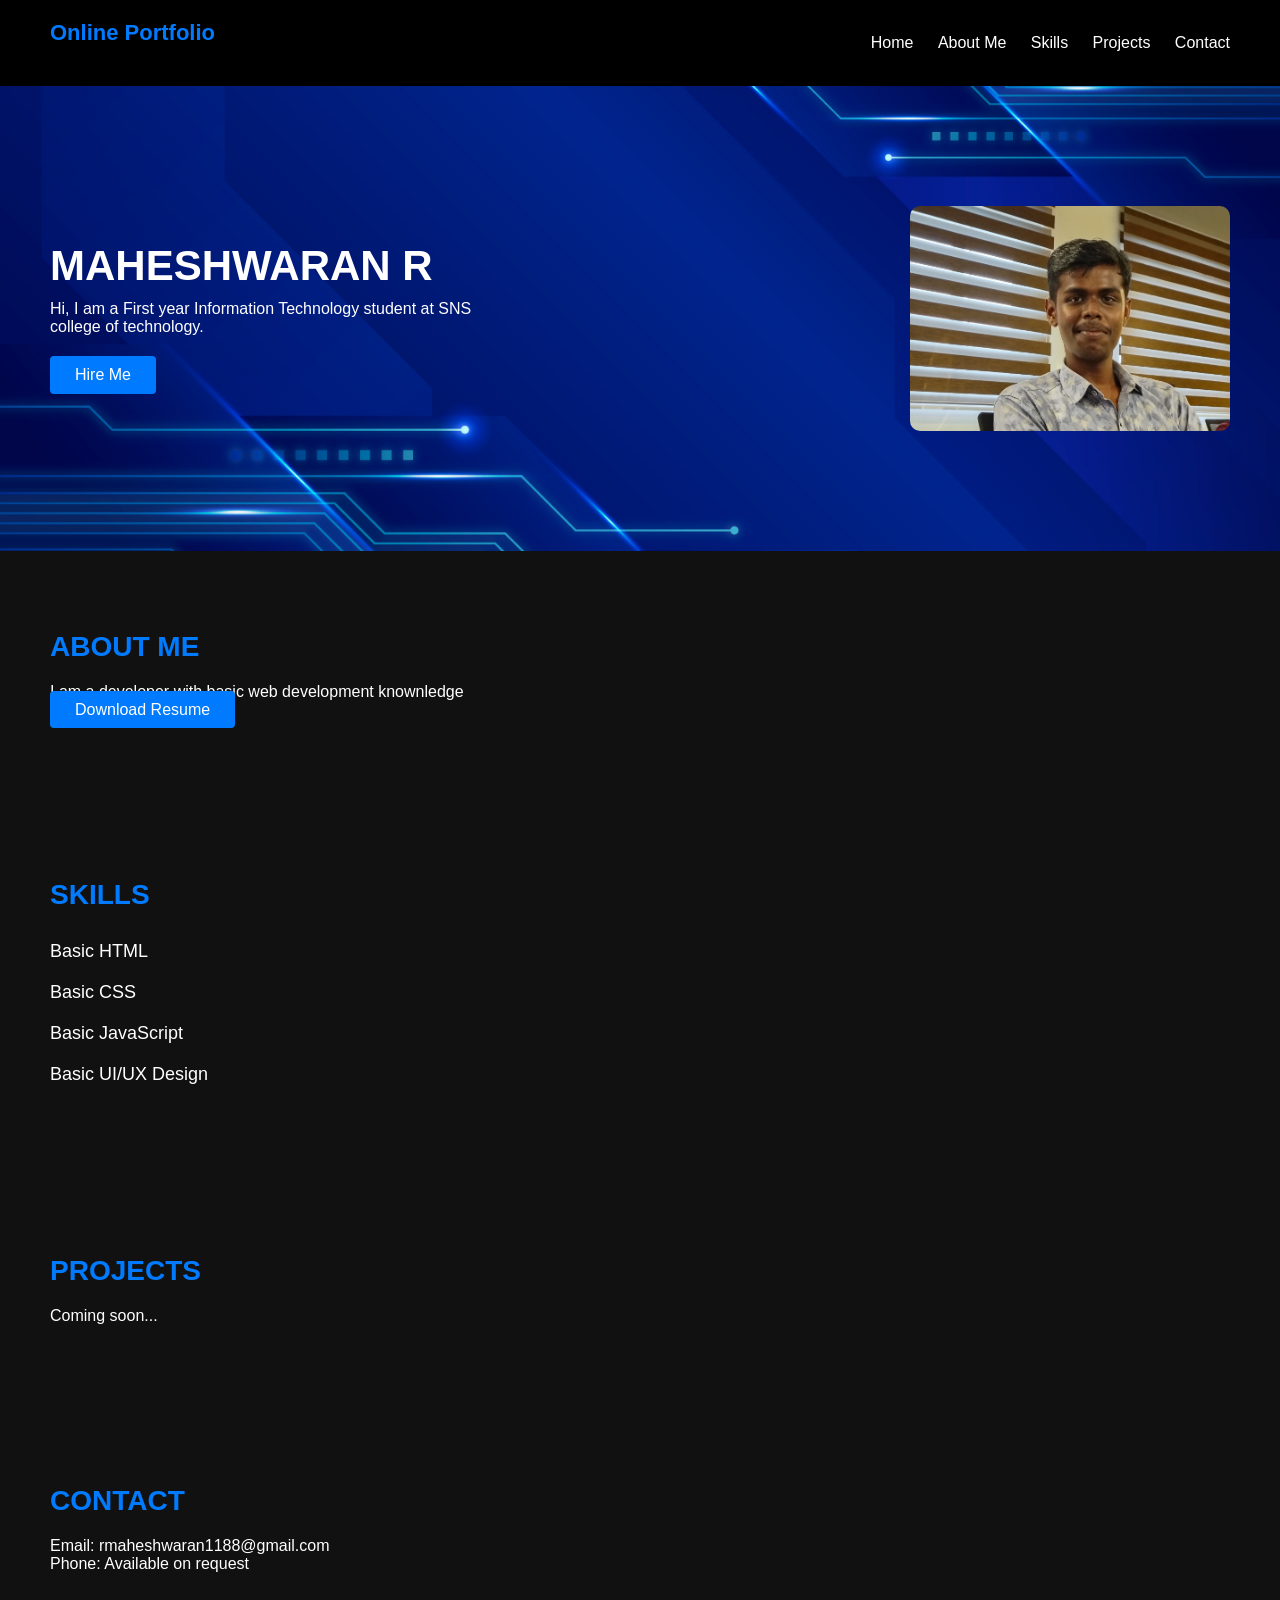
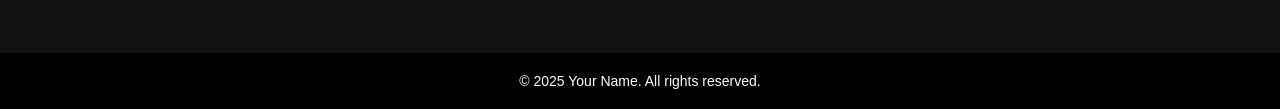
<file: web-project-level1/portfolio/index.html>
<!DOCTYPE html>
<html lang="en">
<head>
    <meta charset="UTF-8">
    <meta name="viewport" content="width=device-width, initial-scale=1.0">
    <title>Online Portfolio</title>
    <link rel="stylesheet" href="style.css">
</head>
<body>

    <!-- Header -->
    <header>
        <h2 class="logo">Online Portfolio</h2>
        <nav>
            <a href="#home">Home</a>
            <a href="#about">About Me</a>
            <a href="#skills">Skills</a>
            <a href="#projects">Projects</a>
            <a href="#contact">Contact</a>
        </nav>
    </header>

    <!-- Hero / Banner -->
    <section id="home" class="hero">
        <div class="hero-content">
            <h1>MAHESHWARAN R</h1>
            <p>Hi, I am a First year Information Technology student at SNS college of technology.</p>
            <button class="btn">Hire Me</button>
        </div>
        <img src="profile.jpg" class="hero-img" alt="Profile Photo">
    </section>

    <!-- About Section -->
    <section id="about" class="about">
        <h2>ABOUT ME</h2>
        <p>I am a developer with basic web development knownledge</p>
        <a href="resume.pdf" class="btn" download>Download Resume</a>
    </section>

    <!-- Skills Section -->
    <section id="skills" class="skills">
        <h2>SKILLS</h2>
        <ul>
            <li>Basic HTML</li>
            <li>Basic CSS</li>
            <li>Basic JavaScript</li>
            <li>Basic UI/UX Design</li>
        </ul>
    </section>

    <!-- Projects Section -->
    <section id="projects" class="projects">
        <h2>PROJECTS</h2>
        <p>Coming soon...</p>
    </section>

    <!-- Contact Section -->
    <section id="contact" class="contact">
        <h2>CONTACT</h2>
        <p>Email: rmaheshwaran1188@gmail.com</p>
        <p>Phone: Available on request</p>
    </section>

    <!-- Footer -->
    <footer>
        © 2025 Your Name. All rights reserved.
    </footer>

</body>
</html>
</file>
<file: index.css>
@import url('https://fonts.googleapis.com/css2?family=Inter:wght@300;400;500;600;700;800&family=Outfit:wght@400;500;600;700;800&display=swap');

:root {
  --primary: #6C5CE7;
  --primary-light: #A29BFE;
  --primary-dark: #5A4BD1;
  --accent: #00CEC9;
  --accent-light: #81ECEC;
  --bg-dark: #0F0A1A;
  --bg-card: rgba(255,255,255,0.06);
  --bg-glass: rgba(255,255,255,0.08);
  --border-glass: rgba(255,255,255,0.12);
  --text-primary: #FFFFFF;
  --text-secondary: rgba(255,255,255,0.6);
  --text-muted: rgba(255,255,255,0.35);
  --error: #FF6B6B;
  --success: #00B894;
  --warning: #FDCB6E;
  --gradient-1: linear-gradient(135deg, #6C5CE7 0%, #a855f7 50%, #ec4899 100%);
  --gradient-2: linear-gradient(135deg, #0F0A1A 0%, #1a1030 100%);
  --gradient-3: linear-gradient(135deg, #6C5CE7, #00CEC9);
  --shadow-lg: 0 20px 60px rgba(108,92,231,0.3);
  --shadow-md: 0 8px 32px rgba(0,0,0,0.3);
  --radius-sm: 12px;
  --radius-md: 16px;
  --radius-lg: 24px;
  --radius-xl: 32px;
  --radius-full: 9999px;
  --transition: all 0.3s cubic-bezier(0.4, 0, 0.2, 1);
}

*, *::before, *::after { margin: 0; padding: 0; box-sizing: border-box; }

body {
  font-family: 'Inter', sans-serif;
  background: var(--bg-dark);
  color: var(--text-primary);
  min-height: 100vh;
  display: flex;
  justify-content: center;
  align-items: center;
  overflow: hidden;
  position: relative;
}

body::before {
  content: '';
  position: fixed;
  top: -50%;
  left: -50%;
  width: 200%;
  height: 200%;
  background: radial-gradient(circle at 30% 20%, rgba(108,92,231,0.15) 0%, transparent 50%),
              radial-gradient(circle at 70% 80%, rgba(0,206,201,0.1) 0%, transparent 50%),
              radial-gradient(circle at 50% 50%, rgba(168,85,247,0.08) 0%, transparent 60%);
  animation: bgFloat 20s ease-in-out infinite;
  z-index: 0;
}

@keyframes bgFloat {
  0%, 100% { transform: translate(0, 0) rotate(0deg); }
  33% { transform: translate(30px, -30px) rotate(2deg); }
  66% { transform: translate(-20px, 20px) rotate(-1deg); }
}

/* Phone Frame */
.phone-frame {
  position: relative;
  width: 390px;
  height: 844px;
  background: var(--gradient-2);
  border-radius: 50px;
  border: 3px solid rgba(255,255,255,0.1);
  box-shadow: 0 0 0 4px rgba(15,10,26,0.8), 0 40px 100px rgba(0,0,0,0.5), 0 0 80px rgba(108,92,231,0.2);
  overflow: hidden;
  z-index: 1;
}

.phone-notch {
  position: absolute;
  top: 0;
  left: 50%;
  transform: translateX(-50%);
  width: 126px;
  height: 34px;
  background: #000;
  border-radius: 0 0 20px 20px;
  z-index: 100;
}

.phone-notch::before {
  content: '';
  position: absolute;
  top: 10px;
  left: 50%;
  transform: translateX(-50%);
  width: 10px;
  height: 10px;
  background: #1a1a2e;
  border-radius: 50%;
  border: 2px solid #333;
}

.status-bar {
  position: absolute;
  top: 0;
  left: 0;
  right: 0;
  height: 54px;
  display: flex;
  justify-content: space-between;
  align-items: center;
  padding: 14px 28px 0;
  z-index: 99;
  font-size: 14px;
  font-weight: 600;
}

.status-bar-right { display: flex; gap: 6px; align-items: center; }
.status-bar-right svg { width: 18px; height: 18px; fill: white; }

/* Screen Container */
.screens-container {
  position: absolute;
  top: 0; left: 0; right: 0; bottom: 0;
  overflow: hidden;
}

.screen {
  position: absolute;
  top: 0; left: 0;
  width: 100%;
  height: 100%;
  padding: 70px 28px 40px;
  display: flex;
  flex-direction: column;
  opacity: 0;
  transform: translateX(100%);
  transition: all 0.5s cubic-bezier(0.4, 0, 0.2, 1);
  pointer-events: none;
  overflow-y: auto;
  scrollbar-width: none;
}

.screen::-webkit-scrollbar { display: none; }

.screen.active {
  opacity: 1;
  transform: translateX(0);
  pointer-events: all;
}

.screen.exit-left {
  opacity: 0;
  transform: translateX(-30%);
}

/* Progress Bar */
.progress-bar {
  display: flex;
  gap: 8px;
  margin-bottom: 32px;
}

.progress-step {
  flex: 1;
  height: 4px;
  background: rgba(255,255,255,0.1);
  border-radius: var(--radius-full);
  overflow: hidden;
  position: relative;
}

.progress-step .fill {
  position: absolute;
  top: 0; left: 0;
  height: 100%;
  width: 0%;
  background: var(--gradient-1);
  border-radius: var(--radius-full);
  transition: width 0.6s cubic-bezier(0.4, 0, 0.2, 1);
}

.progress-step.completed .fill { width: 100%; }
.progress-step.current .fill { width: 50%; animation: progressPulse 2s ease-in-out infinite; }

@keyframes progressPulse {
  0%, 100% { width: 40%; }
  50% { width: 60%; }
}

/* Back Button */
.back-btn {
  display: flex;
  align-items: center;
  gap: 8px;
  background: none;
  border: none;
  color: var(--text-secondary);
  font-size: 14px;
  font-family: 'Inter', sans-serif;
  cursor: pointer;
  padding: 8px 0;
  margin-bottom: 16px;
  transition: var(--transition);
  width: fit-content;
}

.back-btn:hover { color: var(--text-primary); }
.back-btn svg { width: 20px; height: 20px; }

/* Typography */
.screen-title {
  font-family: 'Outfit', sans-serif;
  font-size: 28px;
  font-weight: 700;
  line-height: 1.2;
  margin-bottom: 8px;
  background: var(--gradient-1);
  -webkit-background-clip: text;
  -webkit-text-fill-color: transparent;
  background-clip: text;
}

.screen-subtitle {
  font-size: 15px;
  color: var(--text-secondary);
  line-height: 1.5;
  margin-bottom: 32px;
}

/* Form Elements */
.form-group {
  margin-bottom: 20px;
  position: relative;
}

.form-label {
  display: block;
  font-size: 13px;
  font-weight: 500;
  color: var(--text-secondary);
  margin-bottom: 8px;
  letter-spacing: 0.3px;
}

.input-wrapper {
  position: relative;
  display: flex;
  align-items: center;
}

.input-wrapper svg.input-icon {
  position: absolute;
  left: 16px;
  width: 20px;
  height: 20px;
  fill: var(--text-muted);
  transition: var(--transition);
  pointer-events: none;
}

.form-input {
  width: 100%;
  padding: 16px 16px 16px 48px;
  background: var(--bg-glass);
  border: 1.5px solid var(--border-glass);
  border-radius: var(--radius-md);
  color: var(--text-primary);
  font-size: 15px;
  font-family: 'Inter', sans-serif;
  outline: none;
  transition: var(--transition);
  backdrop-filter: blur(10px);
}

.form-input::placeholder { color: var(--text-muted); }

.form-input:focus {
  border-color: var(--primary);
  background: rgba(108,92,231,0.08);
  box-shadow: 0 0 0 4px rgba(108,92,231,0.15);
}

.form-input:focus ~ .input-icon,
.form-input:focus + svg.input-icon { fill: var(--primary-light); }

.form-input.error {
  border-color: var(--error);
  background: rgba(255,107,107,0.05);
  box-shadow: 0 0 0 4px rgba(255,107,107,0.1);
}

.toggle-password {
  position: absolute;
  right: 16px;
  background: none;
  border: none;
  cursor: pointer;
  padding: 4px;
  display: flex;
  align-items: center;
}

.toggle-password svg { width: 20px; height: 20px; fill: var(--text-muted); transition: var(--transition); }
.toggle-password:hover svg { fill: var(--text-secondary); }

.error-message {
  display: flex;
  align-items: center;
  gap: 6px;
  margin-top: 8px;
  font-size: 12px;
  color: var(--error);
  opacity: 0;
  transform: translateY(-4px);
  transition: var(--transition);
}

.error-message.visible { opacity: 1; transform: translateY(0); }
.error-message svg { width: 14px; height: 14px; fill: var(--error); flex-shrink: 0; }

/* Password Strength */
.password-strength {
  display: flex;
  gap: 4px;
  margin-top: 10px;
}

.strength-bar {
  flex: 1;
  height: 3px;
  background: rgba(255,255,255,0.1);
  border-radius: var(--radius-full);
  transition: var(--transition);
}

.strength-bar.active.weak { background: var(--error); }
.strength-bar.active.medium { background: var(--warning); }
.strength-bar.active.strong { background: var(--success); }

.strength-label {
  font-size: 11px;
  margin-top: 6px;
  color: var(--text-muted);
  transition: var(--transition);
}

/* Buttons */
.btn-primary {
  width: 100%;
  padding: 18px;
  background: var(--gradient-1);
  border: none;
  border-radius: var(--radius-md);
  color: white;
  font-size: 16px;
  font-weight: 600;
  font-family: 'Inter', sans-serif;
  cursor: pointer;
  position: relative;
  overflow: hidden;
  transition: var(--transition);
  letter-spacing: 0.3px;
}

.btn-primary::before {
  content: '';
  position: absolute;
  top: 0; left: -100%;
  width: 100%; height: 100%;
  background: linear-gradient(90deg, transparent, rgba(255,255,255,0.2), transparent);
  transition: left 0.5s;
}

.btn-primary:hover { transform: translateY(-2px); box-shadow: var(--shadow-lg); }
.btn-primary:hover::before { left: 100%; }
.btn-primary:active { transform: translateY(0); }

.btn-primary:disabled {
  opacity: 0.4;
  cursor: not-allowed;
  transform: none !important;
  box-shadow: none !important;
}

.btn-primary .btn-loader {
  display: none;
  width: 22px; height: 22px;
  border: 2.5px solid rgba(255,255,255,0.3);
  border-top-color: white;
  border-radius: 50%;
  animation: spin 0.8s linear infinite;
  margin: 0 auto;
}

.btn-primary.loading .btn-text { display: none; }
.btn-primary.loading .btn-loader { display: block; }

@keyframes spin { to { transform: rotate(360deg); } }

.btn-social {
  width: 100%;
  padding: 16px;
  background: var(--bg-glass);
  border: 1.5px solid var(--border-glass);
  border-radius: var(--radius-md);
  color: var(--text-primary);
  font-size: 15px;
  font-weight: 500;
  font-family: 'Inter', sans-serif;
  cursor: pointer;
  display: flex;
  align-items: center;
  justify-content: center;
  gap: 12px;
  transition: var(--transition);
  backdrop-filter: blur(10px);
  margin-bottom: 12px;
}

.btn-social:hover {
  background: rgba(255,255,255,0.12);
  border-color: rgba(255,255,255,0.2);
  transform: translateY(-2px);
  box-shadow: var(--shadow-md);
}

.btn-social svg { width: 22px; height: 22px; }

.divider {
  display: flex;
  align-items: center;
  gap: 16px;
  margin: 24px 0;
  color: var(--text-muted);
  font-size: 13px;
}

.divider::before, .divider::after {
  content: '';
  flex: 1;
  height: 1px;
  background: var(--border-glass);
}

/* Welcome Screen */
.welcome-logo {
  width: 80px;
  height: 80px;
  background: var(--gradient-1);
  border-radius: var(--radius-lg);
  display: flex;
  align-items: center;
  justify-content: center;
  margin-bottom: 32px;
  box-shadow: 0 12px 40px rgba(108,92,231,0.4);
  animation: logoFloat 3s ease-in-out infinite;
}

.welcome-logo svg { width: 40px; height: 40px; fill: white; }

@keyframes logoFloat {
  0%, 100% { transform: translateY(0); }
  50% { transform: translateY(-8px); }
}

.welcome-title {
  font-family: 'Outfit', sans-serif;
  font-size: 36px;
  font-weight: 800;
  line-height: 1.15;
  margin-bottom: 12px;
}

.welcome-title span {
  background: var(--gradient-1);
  -webkit-background-clip: text;
  -webkit-text-fill-color: transparent;
  background-clip: text;
}

.welcome-subtitle {
  font-size: 16px;
  color: var(--text-secondary);
  line-height: 1.6;
  margin-bottom: 48px;
}

.welcome-features {
  display: flex;
  flex-direction: column;
  gap: 16px;
  margin-bottom: 48px;
}

.feature-item {
  display: flex;
  align-items: center;
  gap: 14px;
  padding: 14px 16px;
  background: var(--bg-glass);
  border: 1px solid var(--border-glass);
  border-radius: var(--radius-md);
  backdrop-filter: blur(10px);
  opacity: 0;
  transform: translateY(20px);
  animation: featureIn 0.5s ease-out forwards;
}

.feature-item:nth-child(1) { animation-delay: 0.2s; }
.feature-item:nth-child(2) { animation-delay: 0.4s; }
.feature-item:nth-child(3) { animation-delay: 0.6s; }

@keyframes featureIn {
  to { opacity: 1; transform: translateY(0); }
}

.feature-icon {
  width: 40px;
  height: 40px;
  border-radius: 12px;
  display: flex;
  align-items: center;
  justify-content: center;
  flex-shrink: 0;
}

.feature-icon svg { width: 20px; height: 20px; fill: white; }
.feature-icon.purple { background: rgba(108,92,231,0.3); }
.feature-icon.teal { background: rgba(0,206,201,0.3); }
.feature-icon.pink { background: rgba(236,72,153,0.3); }

.feature-text {
  font-size: 14px;
  font-weight: 500;
  color: var(--text-secondary);
}

/* OTP Screen */
.otp-container {
  display: flex;
  gap: 12px;
  justify-content: center;
  margin: 32px 0;
}

.otp-input {
  width: 52px;
  height: 64px;
  background: var(--bg-glass);
  border: 1.5px solid var(--border-glass);
  border-radius: var(--radius-sm);
  color: var(--text-primary);
  font-size: 24px;
  font-weight: 600;
  font-family: 'Outfit', sans-serif;
  text-align: center;
  outline: none;
  transition: var(--transition);
  backdrop-filter: blur(10px);
}

.otp-input:focus {
  border-color: var(--primary);
  background: rgba(108,92,231,0.1);
  box-shadow: 0 0 0 4px rgba(108,92,231,0.15);
  transform: translateY(-2px);
}

.otp-input.filled { border-color: var(--success); background: rgba(0,184,148,0.08); }

.resend-timer {
  text-align: center;
  font-size: 14px;
  color: var(--text-muted);
  margin-top: 16px;
}

.resend-timer a {
  color: var(--primary-light);
  text-decoration: none;
  cursor: pointer;
  font-weight: 500;
}

/* Interest Tags */
.interests-grid {
  display: flex;
  flex-wrap: wrap;
  gap: 10px;
  margin: 24px 0 32px;
}

.interest-tag {
  padding: 10px 18px;
  background: var(--bg-glass);
  border: 1.5px solid var(--border-glass);
  border-radius: var(--radius-full);
  color: var(--text-secondary);
  font-size: 14px;
  font-weight: 500;
  cursor: pointer;
  transition: var(--transition);
  user-select: none;
  font-family: 'Inter', sans-serif;
}

.interest-tag:hover { border-color: var(--primary-light); color: var(--text-primary); }

.interest-tag.selected {
  background: rgba(108,92,231,0.2);
  border-color: var(--primary);
  color: var(--text-primary);
  box-shadow: 0 0 20px rgba(108,92,231,0.2);
}

.interest-tag.selected::before { content: '✓ '; }

/* Success Screen */
.success-container {
  flex: 1;
  display: flex;
  flex-direction: column;
  align-items: center;
  justify-content: center;
  text-align: center;
}

.success-circle {
  width: 120px;
  height: 120px;
  border-radius: 50%;
  background: var(--gradient-3);
  display: flex;
  align-items: center;
  justify-content: center;
  margin-bottom: 32px;
  position: relative;
  animation: successPop 0.6s cubic-bezier(0.175, 0.885, 0.32, 1.275);
}

.success-circle svg { width: 56px; height: 56px; fill: white; }

.success-circle::after {
  content: '';
  position: absolute;
  inset: -12px;
  border-radius: 50%;
  border: 2px solid rgba(108,92,231,0.3);
  animation: ringPulse 2s ease-out infinite;
}

@keyframes successPop {
  0% { transform: scale(0); }
  50% { transform: scale(1.1); }
  100% { transform: scale(1); }
}

@keyframes ringPulse {
  0% { transform: scale(1); opacity: 1; }
  100% { transform: scale(1.5); opacity: 0; }
}

.success-title {
  font-family: 'Outfit', sans-serif;
  font-size: 32px;
  font-weight: 700;
  margin-bottom: 12px;
}

.success-msg {
  font-size: 15px;
  color: var(--text-secondary);
  line-height: 1.6;
  margin-bottom: 48px;
  max-width: 280px;
}

/* Confetti */
.confetti-container {
  position: absolute;
  top: 0; left: 0;
  width: 100%; height: 100%;
  pointer-events: none;
  overflow: hidden;
  z-index: 50;
}

.confetti {
  position: absolute;
  width: 8px;
  height: 8px;
  border-radius: 2px;
  top: -10px;
  animation: confettiFall 3s ease-in forwards;
}

@keyframes confettiFall {
  0% { transform: translateY(0) rotate(0deg); opacity: 1; }
  100% { transform: translateY(900px) rotate(720deg); opacity: 0; }
}

/* Login Link */
.login-link {
  text-align: center;
  margin-top: auto;
  padding-top: 20px;
  font-size: 14px;
  color: var(--text-muted);
}

.login-link a {
  color: var(--primary-light);
  text-decoration: none;
  font-weight: 600;
  cursor: pointer;
}

/* Spacer */
.spacer { flex: 1; }
.mt-auto { margin-top: auto; }

/* Responsive */
@media (max-width: 420px) {
  .phone-frame {
    width: 100vw;
    height: 100vh;
    border-radius: 0;
    border: none;
    box-shadow: none;
  }
  .phone-notch { display: none; }
}

/* Particles */
.particle {
  position: absolute;
  border-radius: 50%;
  pointer-events: none;
  opacity: 0.5;
  animation: particleDrift 8s ease-in-out infinite;
}

@keyframes particleDrift {
  0%, 100% { transform: translate(0, 0); }
  25% { transform: translate(20px, -30px); }
  50% { transform: translate(-10px, -60px); }
  75% { transform: translate(30px, -30px); }
}

/* Checkbox */
.terms-check {
  display: flex;
  align-items: flex-start;
  gap: 12px;
  margin: 20px 0;
  font-size: 13px;
  color: var(--text-secondary);
  line-height: 1.5;
}

.terms-check input[type="checkbox"] {
  appearance: none;
  width: 20px;
  height: 20px;
  border: 1.5px solid var(--border-glass);
  border-radius: 6px;
  background: var(--bg-glass);
  cursor: pointer;
  flex-shrink: 0;
  margin-top: 2px;
  transition: var(--transition);
  position: relative;
}

.terms-check input[type="checkbox"]:checked {
  background: var(--primary);
  border-color: var(--primary);
}

.terms-check input[type="checkbox"]:checked::after {
  content: '✓';
  position: absolute;
  top: 50%; left: 50%;
  transform: translate(-50%, -50%);
  color: white;
  font-size: 12px;
  font-weight: 700;
}

.terms-check a { color: var(--primary-light); text-decoration: none; }
</file>
<file: UI task 2/index.css>
/* ═══════════════════════════════════════════
   DESIGN SYSTEM & VARIABLES
   ═══════════════════════════════════════════ */
:root {
    /* Colors */
    --primary: #4F46E5;
    --primary-light: #818CF8;
    --primary-dark: #3730A3;
    --secondary: #7C3AED;
    --accent: #F43F5E;
    
    --bg-app: #F8FAFC;
    --bg-toolbar: #FFFFFF;
    --bg-email: #FFFFFF;
    --bg-email-alt: #F1F5F9;
    
    --text-main: #1E293B;
    --text-muted: #64748B;
    --text-light: #94A3B8;
    --text-white: #FFFFFF;
    
    --border: #E2E8F0;
    --shadow-sm: 0 1px 2px 0 rgb(0 0 0 / 0.05);
    --shadow-md: 0 4px 6px -1px rgb(0 0 0 / 0.1), 0 2px 4px -2px rgb(0 0 0 / 0.1);
    --shadow-lg: 0 10px 15px -3px rgb(0 0 0 / 0.1), 0 4px 6px -4px rgb(0 0 0 / 0.1);
    --shadow-xl: 0 20px 25px -5px rgb(0 0 0 / 0.1), 0 8px 10px -6px rgb(0 0 0 / 0.1);
    
    /* Fonts */
    --font-sans: 'Inter', system-ui, -apple-system, sans-serif;
    --font-serif: 'Playfair Display', serif;
    
    /* Transitions */
    --transition: all 0.3s cubic-bezier(0.4, 0, 0.2, 1);
    
    /* Device Sizes */
    --width-desktop: 100%;
    --width-tablet: 768px;
    --width-mobile: 420px;
}

/* Dark Mode Variables */
[data-theme="dark"] {
    --bg-app: #0F172A;
    --bg-toolbar: #1E293B;
    --border: #334155;
    --text-main: #F8FAFC;
    --text-muted: #94A3B8;
}

/* ═══════════════════════════════════════════
   GLOBAL STYLES
   ═══════════════════════════════════════════ */
* {
    margin: 0;
    padding: 0;
    box-sizing: border-box;
}

body {
    font-family: var(--font-sans);
    background-color: var(--bg-app);
    color: var(--text-main);
    overflow-x: hidden;
    height: 100vh;
    display: flex;
    flex-direction: column;
    transition: background-color 0.3s ease;
}

a {
    text-decoration: none;
    color: inherit;
    transition: var(--transition);
}

button {
    cursor: pointer;
    border: none;
    background: none;
    font-family: inherit;
}

/* ═══════════════════════════════════════════
   TOOLBAR STYLES
   ═══════════════════════════════════════════ */
.toolbar {
    height: 64px;
    background-color: var(--bg-toolbar);
    border-bottom: 1px solid var(--border);
    display: flex;
    align-items: center;
    justify-content: space-between;
    padding: 0 1.5rem;
    position: relative;
    z-index: 1000;
    box-shadow: var(--shadow-sm);
}

.toolbar__brand {
    display: flex;
    align-items: center;
    gap: 0.75rem;
    font-weight: 700;
    font-size: 1.1rem;
    color: var(--primary);
}

.toolbar__brand i {
    font-size: 1.5rem;
}

.toolbar__center {
    display: flex;
    background-color: var(--bg-app);
    padding: 4px;
    border-radius: 12px;
    gap: 4px;
    border: 1px solid var(--border);
}

.device-btn {
    display: flex;
    align-items: center;
    gap: 0.5rem;
    padding: 8px 16px;
    border-radius: 8px;
    font-size: 0.875rem;
    font-weight: 500;
    color: var(--text-muted);
    transition: var(--transition);
}

.device-btn:hover {
    color: var(--text-main);
}

.device-btn.active {
    background-color: var(--bg-toolbar);
    color: var(--primary);
    box-shadow: var(--shadow-sm);
}

.toolbar__right {
    display: flex;
    align-items: center;
    gap: 0.75rem;
}

.toolbar-action {
    width: 40px;
    height: 40px;
    display: flex;
    align-items: center;
    justify-content: center;
    border-radius: 10px;
    color: var(--text-muted);
    border: 1px solid var(--border);
    transition: var(--transition);
}

.toolbar-action:hover {
    background-color: var(--border);
    color: var(--text-main);
}

.cta-send {
    width: auto;
    padding: 0 1.25rem;
    background: linear-gradient(135deg, var(--primary), var(--secondary));
    color: white;
    border: none;
    font-weight: 600;
    gap: 0.5rem;
}

.cta-send:hover {
    transform: translateY(-1px);
    box-shadow: 0 4px 12px rgba(79, 70, 229, 0.3);
    color: white;
}

/* ═══════════════════════════════════════════
   PREVIEW AREA & DEVICE FRAME
   ═══════════════════════════════════════════ */
.preview-area {
    flex: 1;
    display: flex;
    flex-direction: column;
    align-items: center;
    padding: 2rem;
    overflow-y: auto;
    perspective: 1000px;
}

.device-info {
    margin-bottom: 1.5rem;
    display: flex;
    flex-direction: column;
    align-items: center;
    gap: 0.25rem;
}

.device-info__label {
    font-weight: 600;
    font-size: 1rem;
}

.device-info__size {
    font-size: 0.8125rem;
    color: var(--text-muted);
}

.device-frame {
    background-color: #1a1a1a;
    border-radius: 40px;
    padding: 12px;
    box-shadow: 0 50px 100px -20px rgba(0,0,0,0.25);
    transition: width 0.5s cubic-bezier(0.4, 0, 0.2, 1);
    max-width: 100%;
}

.device-frame.desktop {
    width: 1200px;
    border-radius: 12px;
    padding: 0;
}

.device-frame.tablet {
    width: var(--width-tablet);
    height: 900px;
}

.device-frame.mobile {
    width: var(--width-mobile);
    height: 800px;
}

.device-frame__bezel {
    width: 100%;
    height: 100%;
    background-color: white;
    border-radius: 30px;
    overflow: hidden;
    position: relative;
    display: flex;
    flex-direction: column;
}

.desktop .device-frame__bezel {
    border-radius: 12px;
}

/* Browser Chrome */
.browser-chrome {
    height: 44px;
    background-color: #f1f5f9;
    border-bottom: 1px solid #e2e8f0;
    display: flex;
    align-items: center;
    padding: 0 1rem;
    gap: 1.5rem;
}

.browser-dots {
    display: flex;
    gap: 6px;
}

.dot {
    width: 10px;
    height: 10px;
    border-radius: 50%;
}

.dot--red { background-color: #ff5f56; }
.dot--yellow { background-color: #ffbd2e; }
.dot--green { background-color: #27c93f; }

.browser-url {
    flex: 1;
    background-color: white;
    height: 28px;
    border-radius: 6px;
    display: flex;
    align-items: center;
    padding: 0 0.75rem;
    gap: 0.5rem;
    font-size: 0.75rem;
    color: #64748b;
    border: 1px solid #e2e8f0;
}

/* ═══════════════════════════════════════════
   EMAIL CONTENT STYLES
   ═══════════════════════════════════════════ */
.email-viewport {
    flex: 1;
    overflow-y: auto;
    background-color: #f8fafc;
}

.email-container {
    max-width: 650px;
    margin: 0 auto;
    background-color: white;
    box-shadow: 0 0 40px rgba(0,0,0,0.05);
}

.email-preheader {
    display: none;
    font-size: 1px;
    color: transparent;
}

/* Header */
.email-header {
    padding: 2rem 0;
}

.email-header__inner {
    padding: 0 2rem;
    display: flex;
    justify-content: space-between;
    align-items: center;
}

.email-logo {
    display: flex;
    align-items: center;
    gap: 0.5rem;
}

.email-logo__img {
    height: 32px;
}

.email-logo__text {
    font-weight: 800;
    font-size: 1.25rem;
    letter-spacing: 0.1em;
    background: linear-gradient(135deg, var(--primary), var(--secondary));
    -webkit-background-clip: text;
    -webkit-text-fill-color: transparent;
}

.email-nav {
    display: flex;
    gap: 1.5rem;
}

.email-nav__link {
    font-size: 0.875rem;
    font-weight: 600;
    color: var(--text-muted);
}

.email-nav__link:hover {
    color: var(--primary);
}

/* Hero */
.email-hero {
    position: relative;
    padding: 4rem 2rem;
    color: white;
    text-align: center;
    overflow: hidden;
    min-height: 450px;
    display: flex;
    align-items: center;
    justify-content: center;
}

.email-hero__bg {
    position: absolute;
    top: 0;
    left: 0;
    width: 100%;
    height: 100%;
    object-fit: cover;
    z-index: 0;
}

.email-hero__overlay {
    position: absolute;
    top: 0;
    left: 0;
    width: 100%;
    height: 100%;
    background: linear-gradient(45deg, rgba(79, 70, 229, 0.85), rgba(124, 58, 237, 0.75));
    z-index: 1;
}

.email-hero__content {
    position: relative;
    z-index: 2;
    max-width: 500px;
}

.email-hero__badge {
    display: inline-flex;
    align-items: center;
    gap: 0.5rem;
    background-color: rgba(255,255,255,0.2);
    backdrop-filter: blur(8px);
    padding: 6px 16px;
    border-radius: 100px;
    font-size: 0.75rem;
    font-weight: 700;
    letter-spacing: 0.05em;
    margin-bottom: 1.5rem;
}

.email-hero__headline {
    font-family: var(--font-serif);
    font-size: 3.5rem;
    line-height: 1.1;
    margin-bottom: 1.5rem;
}

.email-hero__subheading {
    font-size: 1.125rem;
    line-height: 1.6;
    margin-bottom: 2.5rem;
    opacity: 0.9;
}

.email-hero__actions {
    display: flex;
    justify-content: center;
    gap: 1rem;
}

.gradient-text {
    background: linear-gradient(to right, #fff, #ddd);
    -webkit-background-clip: text;
    -webkit-text-fill-color: transparent;
}

/* Countdown */
.email-countdown {
    background-color: #0F172A;
    color: white;
    padding: 1.5rem;
}

.email-countdown__inner {
    display: flex;
    justify-content: space-between;
    align-items: center;
}

.email-countdown__text {
    display: flex;
    align-items: center;
    gap: 0.75rem;
    font-size: 0.75rem;
    font-weight: 700;
    letter-spacing: 0.1em;
}

.countdown-timer {
    display: flex;
    align-items: center;
    gap: 1rem;
}

.countdown-block {
    display: flex;
    flex-direction: column;
    align-items: center;
}

.countdown-value {
    font-weight: 800;
    font-size: 1.25rem;
}

.countdown-label {
    font-size: 0.625rem;
    opacity: 0.6;
    text-transform: uppercase;
}

.countdown-sep {
    font-size: 1.25rem;
    font-weight: 800;
    opacity: 0.3;
    padding-bottom: 12px;
}

/* Products */
.email-products {
    padding: 5rem 2rem;
}

.section-header {
    text-align: center;
    margin-bottom: 3rem;
}

.section-tag {
    color: var(--primary);
    font-weight: 800;
    font-size: 0.75rem;
    letter-spacing: 0.15em;
    display: block;
    margin-bottom: 0.75rem;
}

.section-title {
    font-family: var(--font-serif);
    font-size: 2.25rem;
    margin-bottom: 1rem;
}

.section-subtitle {
    color: var(--text-muted);
    font-size: 1rem;
}

.product-grid {
    display: grid;
    grid-template-columns: repeat(auto-fit, minmax(180px, 1fr));
    gap: 1.5rem;
}

.product-card {
    background-color: white;
    border: 1px solid var(--border);
    border-radius: 16px;
    overflow: hidden;
    transition: var(--transition);
    position: relative;
}

.product-card:hover {
    transform: translateY(-8px);
    box-shadow: var(--shadow-lg);
    border-color: var(--primary-light);
}

.product-card__badge {
    position: absolute;
    top: 12px;
    left: 12px;
    background-color: var(--primary);
    color: white;
    font-size: 0.625rem;
    font-weight: 800;
    padding: 4px 10px;
    border-radius: 4px;
    z-index: 5;
}

.product-card__badge.hot { background-color: var(--accent); }
.product-card__badge.sale { background-color: #10B981; }

.product-card__image {
    height: 180px;
    background-color: #f8fafc;
    display: flex;
    align-items: center;
    justify-content: center;
}

.product-placeholder {
    width: 100%;
    height: 100%;
    display: flex;
    align-items: center;
    justify-content: center;
}

.product-card__info {
    padding: 1.25rem;
}

.product-card__category {
    font-size: 0.625rem;
    font-weight: 700;
    color: var(--text-muted);
    text-transform: uppercase;
    letter-spacing: 0.05em;
    margin-bottom: 0.25rem;
    display: block;
}

.product-card__name {
    font-size: 1rem;
    font-weight: 700;
    margin-bottom: 0.5rem;
}

.product-card__rating {
    display: flex;
    align-items: center;
    gap: 4px;
    font-size: 0.75rem;
    color: #FBBF24;
    margin-bottom: 1rem;
}

.product-card__rating span {
    color: var(--text-muted);
    margin-left: 4px;
}

.product-card__pricing {
    display: flex;
    align-items: center;
    gap: 8px;
    margin-bottom: 1.25rem;
}

.price-current {
    font-weight: 800;
    font-size: 1.125rem;
    color: var(--primary);
}

.price-original {
    text-decoration: line-through;
    color: var(--text-light);
    font-size: 0.875rem;
}

.price-discount {
    background-color: #DCFCE7;
    color: #166534;
    font-size: 0.625rem;
    font-weight: 700;
    padding: 2px 6px;
    border-radius: 4px;
}

/* Promo */
.email-promo {
    padding: 0 2rem 5rem;
}

.promo-split {
    background: linear-gradient(135deg, #0F172A, #1E293B);
    border-radius: 24px;
    padding: 3rem;
    color: white;
    display: flex;
    align-items: center;
    gap: 2rem;
    overflow: hidden;
    position: relative;
}

.promo-split__content {
    flex: 1;
    position: relative;
    z-index: 2;
}

.promo-tag {
    color: var(--primary-light);
    font-weight: 800;
    font-size: 0.75rem;
    letter-spacing: 0.1em;
    display: block;
    margin-bottom: 1rem;
}

.promo-title {
    font-family: var(--font-serif);
    font-size: 2.5rem;
    line-height: 1.2;
    margin-bottom: 1.5rem;
}

.promo-title .highlight {
    color: var(--primary-light);
}

.promo-desc {
    font-size: 1rem;
    opacity: 0.8;
    margin-bottom: 2rem;
    line-height: 1.6;
}

.promo-code {
    display: flex;
    align-items: center;
    background-color: rgba(255,255,255,0.05);
    border: 1px dashed rgba(255,255,255,0.3);
    padding: 0.75rem 1.25rem;
    border-radius: 12px;
    width: fit-content;
    gap: 1.5rem;
    margin-bottom: 2rem;
}

.promo-code__value {
    font-family: monospace;
    font-size: 1.5rem;
    font-weight: 800;
    letter-spacing: 0.1em;
}

.promo-code__copy {
    color: var(--primary-light);
    font-size: 1.25rem;
}

.promo-split__visual {
    flex: 0.8;
    display: flex;
    justify-content: center;
    position: relative;
}

.promo-visual-card {
    width: 200px;
    height: 200px;
    background: linear-gradient(135deg, var(--primary), var(--secondary));
    border-radius: 50%;
    display: flex;
    flex-direction: column;
    align-items: center;
    justify-content: center;
    box-shadow: 0 0 50px rgba(79, 70, 229, 0.4);
    position: relative;
    z-index: 2;
}

.promo-percent {
    font-size: 4rem;
    font-weight: 900;
    line-height: 1;
}

.promo-percent span {
    font-size: 1.5rem;
}

.promo-off {
    font-weight: 800;
    font-size: 1.25rem;
    letter-spacing: 0.2em;
}

.promo-rings {
    position: absolute;
    top: 50%;
    left: 50%;
    transform: translate(-50%, -50%);
    z-index: 1;
}

.ring {
    position: absolute;
    top: 50%;
    left: 50%;
    transform: translate(-50%, -50%);
    border: 1px solid rgba(255,255,255,0.1);
    border-radius: 50%;
}

.ring-1 { width: 300px; height: 300px; animation: pulse 4s infinite linear; }
.ring-2 { width: 450px; height: 450px; animation: pulse 6s infinite linear reverse; }
.ring-3 { width: 600px; height: 600px; animation: pulse 8s infinite linear; }

@keyframes pulse {
    0% { transform: translate(-50%, -50%) rotate(0deg) scale(1); }
    50% { transform: translate(-50%, -50%) rotate(180deg) scale(1.05); }
    100% { transform: translate(-50%, -50%) rotate(360deg) scale(1); }
}

/* Features */
.email-features {
    background-color: var(--bg-email-alt);
    padding: 5rem 2rem;
}

.features-grid {
    display: grid;
    grid-template-columns: repeat(auto-fit, minmax(200px, 1fr));
    gap: 2.5rem;
}

.feature-card {
    text-align: center;
}

.feature-icon {
    width: 64px;
    height: 64px;
    border-radius: 20px;
    display: flex;
    align-items: center;
    justify-content: center;
    margin: 0 auto 1.5rem;
    font-size: 1.5rem;
    color: white;
}

.feature-card h3 {
    font-size: 1.125rem;
    font-weight: 700;
    margin-bottom: 0.75rem;
}

.feature-card p {
    font-size: 0.875rem;
    color: var(--text-muted);
    line-height: 1.5;
}

/* Testimonial */
.email-testimonial {
    padding: 5rem 2rem;
}

.testimonial-card {
    background-color: white;
    border: 1px solid var(--border);
    border-radius: 24px;
    padding: 3rem;
    text-align: center;
    box-shadow: var(--shadow-md);
}

.testimonial-stars {
    color: #FBBF24;
    margin-bottom: 1.5rem;
    font-size: 1.25rem;
}

.testimonial-quote {
    font-family: var(--font-serif);
    font-size: 1.5rem;
    font-style: italic;
    color: var(--text-main);
    line-height: 1.6;
    margin-bottom: 2rem;
}

.testimonial-author {
    display: flex;
    align-items: center;
    justify-content: center;
    gap: 1rem;
}

.testimonial-avatar {
    width: 48px;
    height: 48px;
    background-color: var(--border);
    border-radius: 50%;
    display: flex;
    align-items: center;
    justify-content: center;
    color: var(--text-light);
}

.testimonial-info {
    text-align: left;
}

.testimonial-info strong {
    display: block;
    font-size: 1rem;
}

.testimonial-info span {
    font-size: 0.75rem;
    color: var(--text-muted);
}

/* Social */
.email-social {
    padding: 5rem 2rem;
    text-align: center;
    border-top: 1px solid var(--border);
}

.email-social h3 {
    font-size: 1.25rem;
    margin-bottom: 1rem;
}

.email-social p {
    color: var(--text-muted);
    margin-bottom: 2.5rem;
}

.social-icons {
    display: flex;
    justify-content: center;
    gap: 1.25rem;
    margin-bottom: 3rem;
}

.social-icon {
    width: 44px;
    height: 44px;
    border-radius: 50%;
    background-color: var(--bg-app);
    display: flex;
    align-items: center;
    justify-content: center;
    font-size: 1.25rem;
    color: var(--text-main);
    border: 1px solid var(--border);
}

.social-icon:hover {
    background-color: var(--primary);
    color: white;
    border-color: var(--primary);
    transform: translateY(-5px);
}

.app-badges {
    display: flex;
    justify-content: center;
    gap: 1rem;
}

.app-badge {
    background-color: #000;
    color: white;
    padding: 8px 16px;
    border-radius: 8px;
    display: flex;
    align-items: center;
    gap: 10px;
    text-align: left;
}

.app-badge i { font-size: 1.5rem; }
.app-badge small { display: block; font-size: 10px; opacity: 0.7; line-height: 1; }
.app-badge strong { font-size: 14px; }

/* Footer */
.email-footer {
    background-color: #0F172A;
    color: #94A3B8;
    padding: 5rem 2rem 3rem;
}

.email-footer__top {
    display: grid;
    grid-template-columns: repeat(auto-fit, minmax(120px, 1fr));
    gap: 3rem;
    margin-bottom: 4rem;
}

.footer-col h4 {
    color: white;
    font-size: 0.875rem;
    font-weight: 700;
    text-transform: uppercase;
    letter-spacing: 0.1em;
    margin-bottom: 1.5rem;
}

.footer-col a, .footer-col p {
    display: block;
    font-size: 0.875rem;
    margin-bottom: 0.75rem;
}

.footer-col a:hover { color: white; }

.footer-tagline { margin-top: 1rem; line-height: 1.5; }

.email-footer__divider {
    height: 1px;
    background-color: rgba(255,255,255,0.05);
    margin-bottom: 3rem;
}

.email-footer__bottom {
    text-align: center;
}

.email-footer__bottom p {
    font-size: 0.75rem;
    margin-bottom: 1rem;
}

.footer-links {
    display: flex;
    justify-content: center;
    gap: 1.5rem;
    margin-bottom: 2rem;
}

.footer-links a { font-size: 0.75rem; }

.unsubscribe-link { color: #F43F5E; font-weight: 600; }

.footer-disclaimer {
    opacity: 0.5;
    line-height: 1.6;
}

/* ═══════════════════════════════════════════
   BUTTONS & UTILITIES
   ═══════════════════════════════════════════ */
.btn {
    display: inline-flex;
    align-items: center;
    justify-content: center;
    gap: 0.75rem;
    padding: 1rem 2rem;
    border-radius: 12px;
    font-weight: 700;
    font-size: 1rem;
    white-space: nowrap;
}

.btn--primary {
    background-color: white;
    color: var(--primary);
}

.btn--primary:hover {
    background-color: #f8fafc;
    transform: scale(1.02);
}

.btn--ghost {
    border: 2px solid rgba(255,255,255,0.3);
    color: white;
}

.btn--ghost:hover {
    background-color: rgba(255,255,255,0.1);
    border-color: white;
}

.btn--outline {
    border: 2px solid var(--primary);
    color: var(--primary);
}

.btn--outline:hover {
    background-color: var(--primary);
    color: white;
}

.btn--small {
    padding: 0.625rem 1.25rem;
    font-size: 0.8125rem;
    border-radius: 8px;
    width: 100%;
}

.btn--large {
    padding: 1.25rem 2.5rem;
    font-size: 1.125rem;
}

/* Toast Notification */
.toast {
    position: fixed;
    bottom: 2rem;
    left: 50%;
    transform: translateX(-50%) translateY(100px);
    background-color: #0F172A;
    color: white;
    padding: 1rem 2rem;
    border-radius: 100px;
    display: flex;
    align-items: center;
    gap: 0.75rem;
    box-shadow: var(--shadow-xl);
    z-index: 2000;
    transition: transform 0.3s cubic-bezier(0.68, -0.55, 0.265, 1.55);
}

.toast.show {
    transform: translateX(-50%) translateY(0);
}

.toast i { color: #10B981; }

/* ═══════════════════════════════════════════
   RESPONSIVE OVERRIDES (For the device frame)
   ═══════════════════════════════════════════ */
/* When in Mobile mode, we need to adjust internal email layout */
.mobile .email-header__inner {
    flex-direction: column;
    gap: 1rem;
}

.mobile .email-hero__headline {
    font-size: 2.25rem;
}

.mobile .email-hero__actions {
    flex-direction: column;
}

.mobile .email-countdown__inner {
    flex-direction: column;
    gap: 1rem;
}

.mobile .promo-split {
    flex-direction: column;
    text-align: center;
    padding: 2rem;
}

.mobile .promo-code {
    margin: 0 auto 2rem;
}

.mobile .email-footer__top {
    grid-template-columns: 1fr;
    text-align: center;
}

.mobile .email-logo--footer {
    justify-content: center;
}

.mobile .app-badges {
    flex-direction: column;
}

/* Scrollbar styling */
::-webkit-scrollbar {
    width: 8px;
}

::-webkit-scrollbar-track {
    background: transparent;
}

::-webkit-scrollbar-thumb {
    background: #cbd5e1;
    border-radius: 4px;
}

::-webkit-scrollbar-thumb:hover {
    background: #94a3b8;
}
</file>
<file: web-project-level1/calculator/css/style.css>
body {
    display: flex;
    justify-content: center;
    align-items: center;
    height: 100vh;
    background: #1e1e1e;
    font-family: Arial, sans-serif;
}

.calculator {
    background: #2b2b2b;
    padding: 20px;
    border-radius: 10px;
    box-shadow: 0 0 15px rgba(0,0,0,0.5);
}

#display {
    width: 100%;
    height: 60px;
    font-size: 28px;
    text-align: right;
    margin-bottom: 15px;
    border: none;
    background: #111;
    color: #fff;
    padding: 10px;
    border-radius: 5px;
}

.buttons {
    display: grid;
    grid-template-columns: repeat(4, 1fr);
    gap: 10px;
}

.btn {
    padding: 15px;
    font-size: 20px;
    border: none;
    border-radius: 5px;
    background: #444;
    color: white;
    cursor: pointer;
}

.btn:hover {
    background: #575757;
}

.equal {
    grid-column: span 2;
    background: #007bff;
}

.equal:hover {
    background: #005bb5;
}
</file>
<file: web-project-level1/landing-page/css/style.css>
/* RESET */
* {
    margin: 0;
    padding: 0;
    box-sizing: border-box;
    font-family: Arial, Helvetica, sans-serif;
}

body {
    background: #f4f4f4;
    color: #222;
}

/* HEADER */
header {
    display: flex;
    justify-content: space-between;
    align-items: center;
    padding: 15px 50px;
    background: #222;
}

header .logo {
    font-size: 22px;
    font-weight: bold;
    color: #fff;
}

header nav a {
    color: #bbb;
    text-decoration: none;
    margin-left: 15px;
    font-weight: 500;
}

header nav a:hover {
    color: #fff;
}

/* HERO SECTION */
.hero {
    height: 80vh;
    background: 
        linear-gradient(to bottom right, rgba(0,0,0,0.6), rgba(0,0,0,0.6)),
        url("../banner.jpg") center/cover no-repeat;
    color: #fff;
    display: flex;
    justify-content: center;
    align-items: center;
    text-align: center;
    padding: 40px;
}

.hero-content h1 {
    font-size: 50px;
    margin-bottom: 15px;
}

.hero-content p {
    font-size: 18px;
    margin-bottom: 30px;
}

.btn {
    padding: 12px 25px;
    background: #007bff;
    border: none;
    color: #fff;
    border-radius: 5px;
    cursor: pointer;
    font-size: 16px;
}

.btn:hover {
    background: #005fcc;
}

/* SERVICES */
.services {
    padding: 50px;
    text-align: center;
}

.services h2 {
    font-size: 32px;
    margin-bottom: 30px;
}

.service-boxes {
    display: flex;
    justify-content: space-between;
    gap: 20px;
    flex-wrap: wrap;
}

.box {
    background: #fff;
    padding: 25px;
    width: 30%;
    border-radius: 8px;
    box-shadow: 0 0 10px rgba(0,0,0,0.1);
}

.box h3 {
    margin-bottom: 15px;
    color: #007bff;
}

/* FOOTER */
footer {
    background: #222;
    color: #aaa;
    text-align: center;
    padding: 15px;
    margin-top: 40px;
}
</file>
<file: web-project-level1/portfolio/style.css>
* {
    margin: 0;
    padding: 0;
    box-sizing: border-box;
    font-family: Arial, sans-serif;
}

body {
    background: #111;
    color: #fff;
}

/* Header Section */
header {
    display: flex;
    justify-content: space-between;
    align-items: center;
    padding: 20px 50px;
    background: #000;
    position: sticky;
    top: 0;
    z-index: 10;
}

.logo {
    font-size: 22px;
    font-weight: bold;
}

nav a {
    text-decoration: none;
    color: #fff;
    margin-left: 20px;
}

nav a:hover {
    color: #007bff;
}

/* Hero Banner Section */
.hero {
    display: flex;
    justify-content: space-between;
    align-items: center;
    padding: 120px 50px;
    background: url('banner.jpg') center/cover no-repeat;
}

.hero-content h1 {
    font-size: 42px;
    font-weight: bold;
}

.hero-content p {
    margin-top: 10px;
    font-size: 16px;
    max-width: 450px;
}

.btn {
    margin-top: 20px;
    padding: 10px 25px;
    font-size: 16px;
    color: #fff;
    background: #007bff;
    border: none;
    border-radius: 4px;
    cursor: pointer;
    text-decoration: none;
}

.btn:hover {
    background: #0056b3;
}

.hero-img {
    width: 320px;
    border-radius: 10px;
}

/* Section Styling */
section {
    padding: 80px 50px;
}

h2 {
    font-size: 28px;
    color: #007bff;
    margin-bottom: 20px;
}

/* Skills */
.skills ul {
    list-style: none;
}

.skills li {
    padding: 10px 0;
    font-size: 18px;
}

/* Footer */
footer {
    text-align: center;
    padding: 20px;
    background: #000;
    font-size: 14px;
}
</file>
